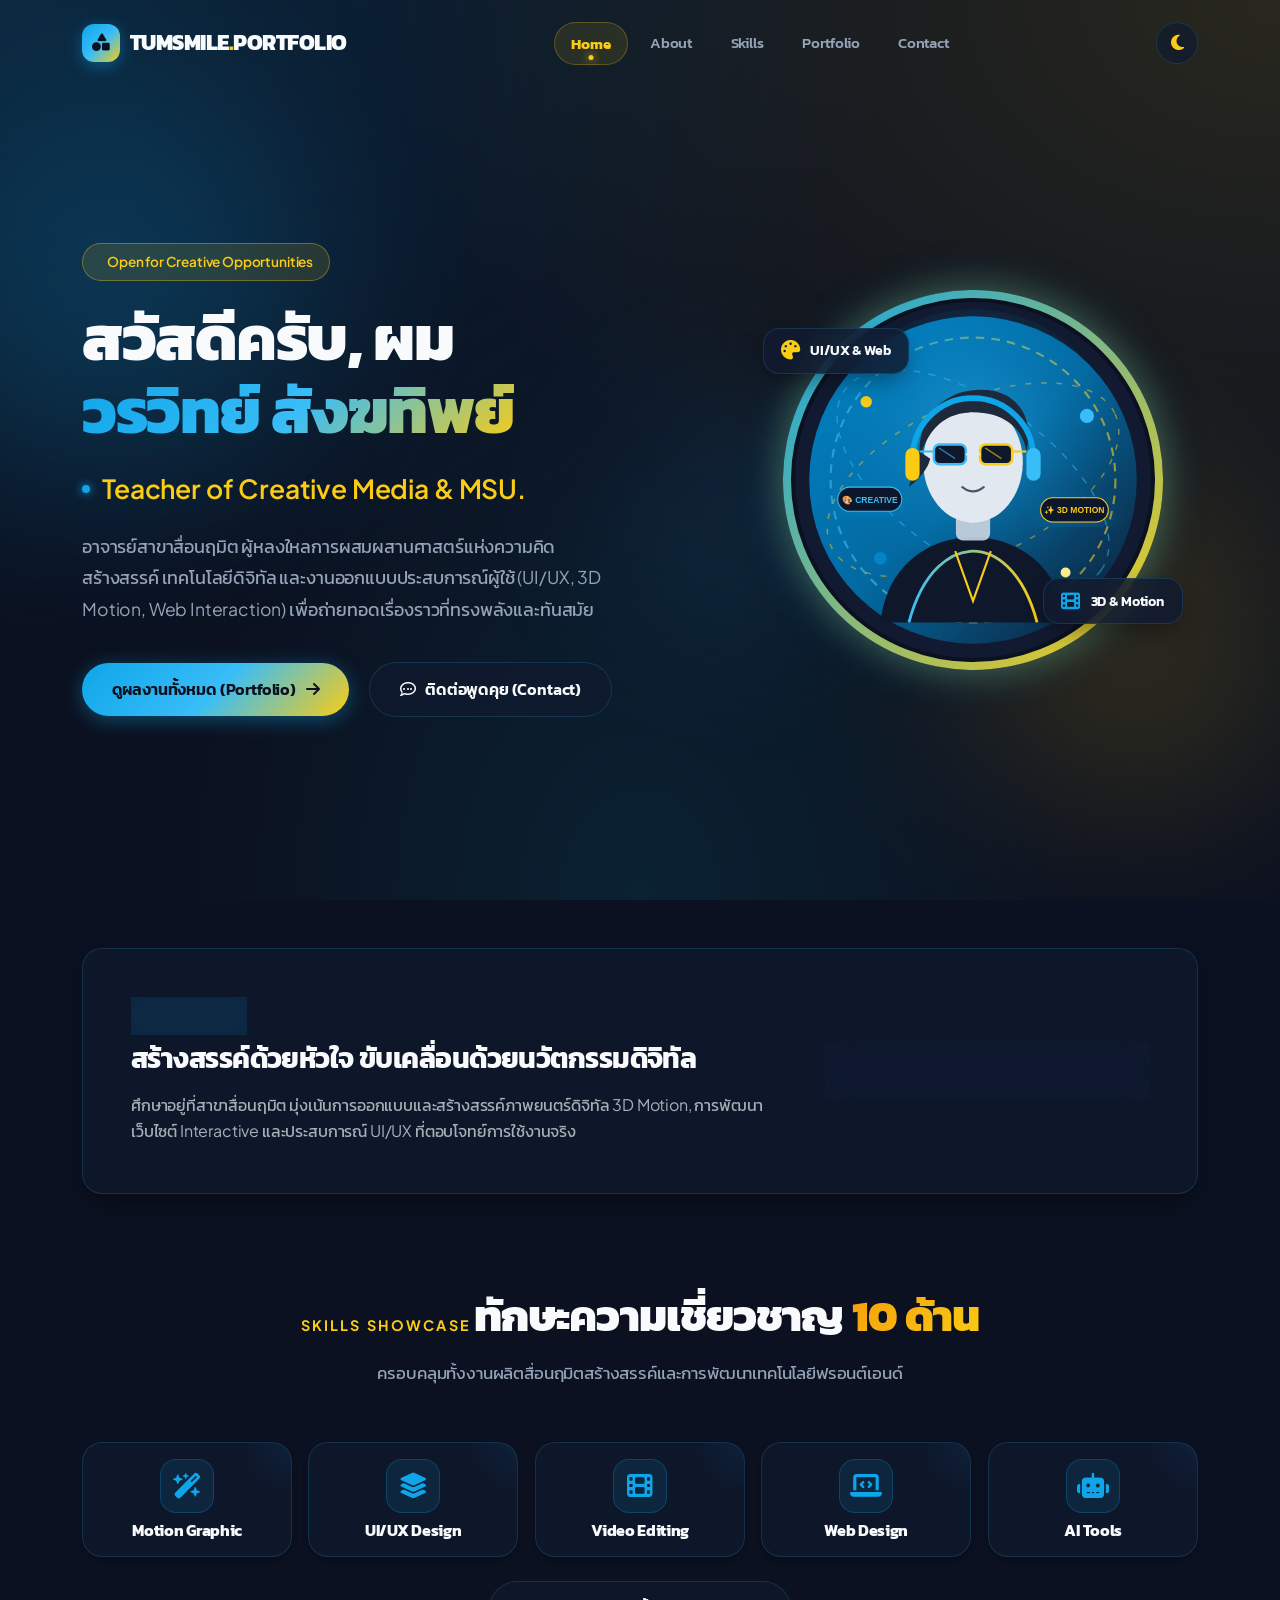
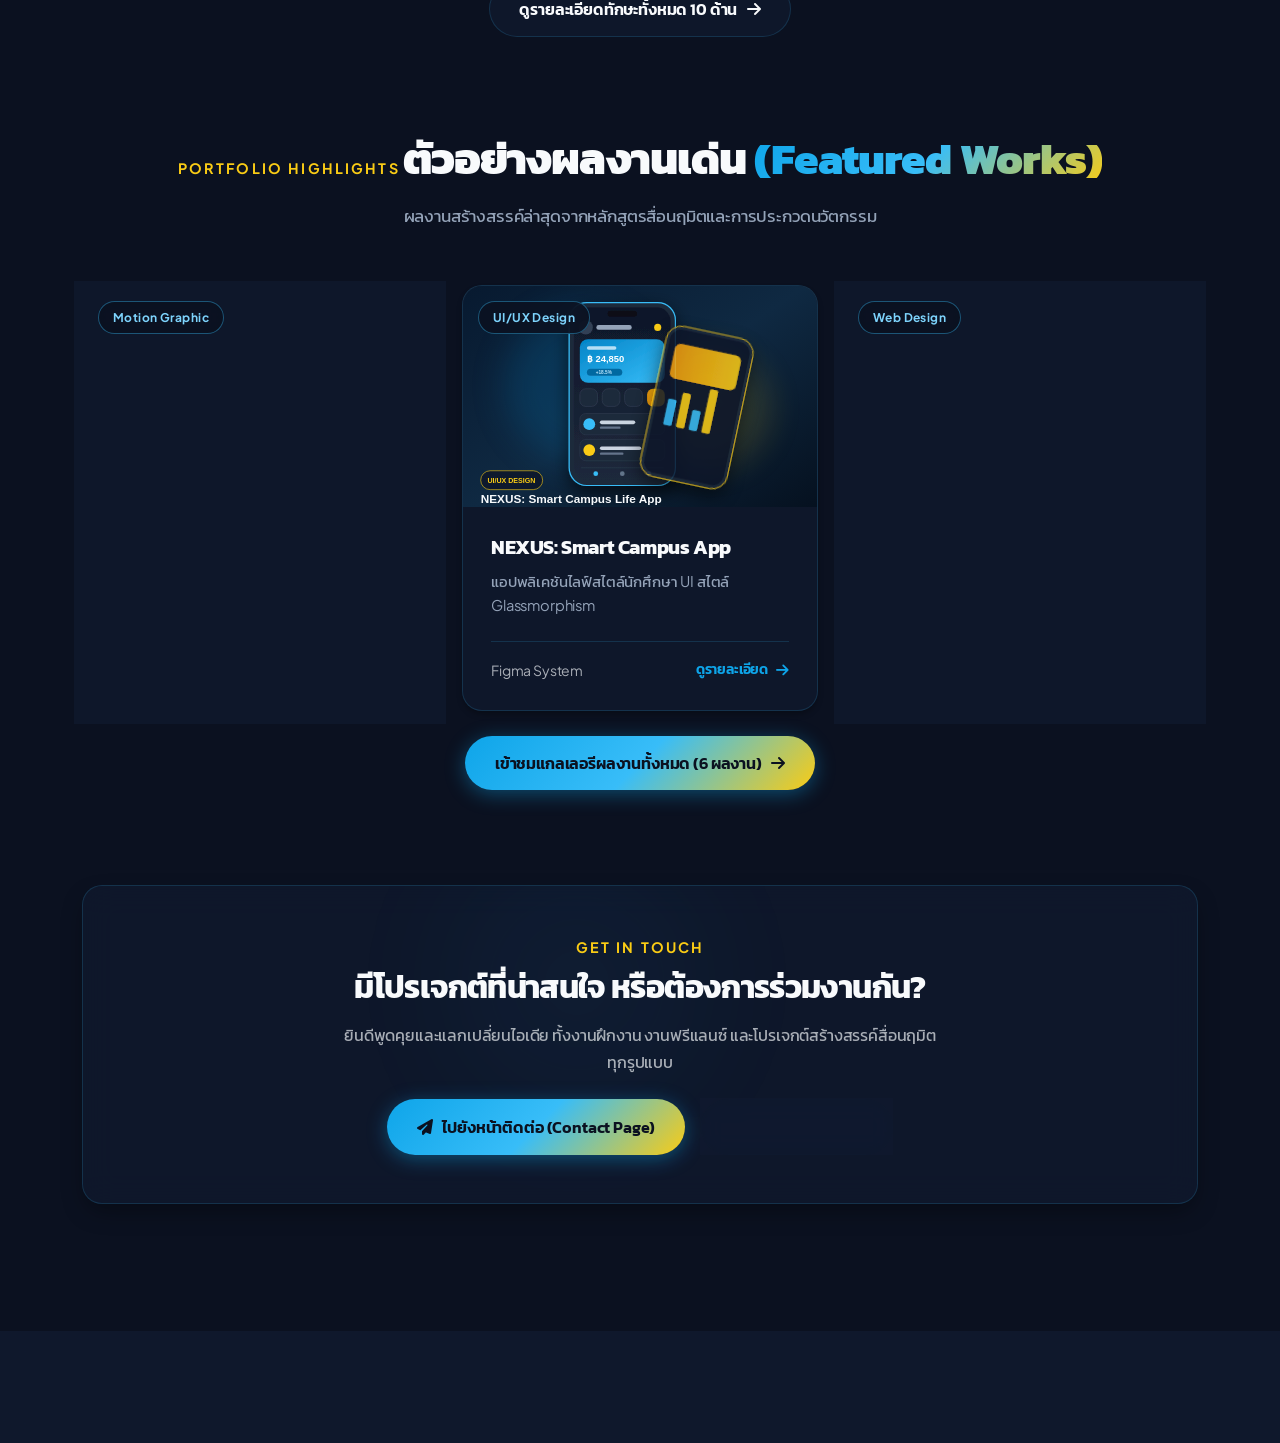
<file: index.html>
<!DOCTYPE html>
<html lang="th" data-bs-theme="dark">
<head>
  <!-- ==========================================================================
       HEAD: Meta Tags, Typography & External Stylesheets (CDN)
       ========================================================================== -->
  <meta charset="UTF-8">
  <meta name="viewport" content="width=device-width, initial-scale=1.0">
  <meta http-equiv="X-UA-Compatible" content="ie=edge">
  
  <title>ทักษะและความสามารถ (Skills) | tum smile</title>
  <meta name="description" content="พอร์ตโฟลิโอส่วนตัวสำหรับนักศึกษาสาขาสื่อนฤมิต (Creative Media) รวบรวมผลงาน Motion Graphic, UI/UX, Web Design, Video Editing และ AI Tools">
  <meta name="author" content="Panuwat Narumitsin">

  <!-- Favicon Icon -->
  <link rel="icon" type="image/svg+xml" href="assets/images/profile-placeholder.svg">

  <!-- Google Fonts: Kanit (Headings & Thai) & Plus Jakarta Sans (Modern Latin body) -->
  <link rel="preconnect" href="https://fonts.googleapis.com">
  <link rel="preconnect" href="https://fonts.gstatic.com" crossorigin>
  <link href="https://fonts.googleapis.com/css2?family=Kanit:ital,wght@0,300;0,400;0,500;0,600;0,700;0,800;1,400&family=Plus+Jakarta+Sans:wght@400;500;600;700;800&display=swap" rel="stylesheet">

  <!-- Font Awesome 6.5.2 (Icons) -->
  <link rel="stylesheet" href="https://cdnjs.cloudflare.com/ajax/libs/font-awesome/6.5.2/css/all.min.css" integrity="sha512-SnH5WK+bZxgPHs44uWIX+LLJAJ9/2PkPKZ5QiAj6Ta86w+fsb2TkcmfRyVX3pBnMFcV7oQPJkl9QevSCWr3W6A==" crossorigin="anonymous" referrerpolicy="no-referrer" />

  <!-- Bootstrap 5.3.3 CSS -->
  <link href="https://cdn.jsdelivr.net/npm/bootstrap@5.3.3/dist/css/bootstrap.min.css" rel="stylesheet" integrity="sha384-QWTKZyjpPEjISv5WaRU9OFeRpok6YctnYmDr5pNlyT2bRjXh0JMhjY6hW+ALEwIH" crossorigin="anonymous">

  <!-- Modular CSS Architecture -->
  <link rel="stylesheet" href="assets/css/style.css">
  <link rel="stylesheet" href="assets/css/navbar.css">
  <link rel="stylesheet" href="assets/css/hero.css">
  <link rel="stylesheet" href="assets/css/about.css">
  <link rel="stylesheet" href="assets/css/skills.css">
  <link rel="stylesheet" href="assets/css/portfolio.css">
  <link rel="stylesheet" href="assets/css/contact.css">
</head>

<body>

  <!-- ==========================================================================
       0. PRELOADER ANIMATION
       ========================================================================== -->
  <div id="preloader" aria-label="กำลังโหลดหน้าเว็บไซต์...">
    <div class="spinner-wrap">
      <div class="spinner-ring"></div>
      <div class="spinner-logo"><span class="text-primary-blue">C</span><span class="text-warning">M</span></div>
    </div>
    <div class="preloader-text">CREATIVE MEDIA PORTFOLIO</div>
  </div>

  <!-- ==========================================================================
       1. NAVIGATION BAR (Sticky Navigation, Theme Toggle, Multi-Page Links)
       ========================================================================== -->
  <header>
    <nav class="navbar navbar-expand-lg custom-navbar" id="mainNavbar">
      <div class="container">
        <!-- Brand Logo -->
        <a class="navbar-brand" href="index.html">
          <div class="brand-icon">
            <i class="fa-solid fa-shapes"></i>
          </div>
          <span class="brand-text">TUMSMILE<span class="brand-dot">.</span>PORTFOLIO</span>
        </a>

        <!-- Right Side: Theme Toggle & Mobile Hamburger -->
        <div class="d-flex align-items-center gap-2 order-lg-last">
          <!-- Dark / Light Mode Toggle Button -->
          <button class="theme-toggle-btn" id="themeToggleBtn" type="button" title="สลับโหมดมืด / สว่าง" aria-label="Toggle Theme">
            <i class="fa-solid fa-moon icon-moon"></i>
            <i class="fa-solid fa-sun icon-sun"></i>
          </button>

          <!-- Mobile Navbar Toggler Button -->
          <button class="navbar-toggler" type="button" data-bs-toggle="collapse" data-bs-target="#navbarContent" aria-controls="navbarContent" aria-expanded="false" aria-label="เปิดเมนูนำทาง">
            <span class="navbar-toggler-icon"></span>
          </button>
        </div>

        <!-- Navigation Menu Links (คลิกไปยังไฟล์ HTML แต่ละหน้า) -->
        <div class="collapse navbar-collapse justify-content-center" id="navbarContent">
          <ul class="navbar-nav mx-auto">
            <li class="nav-item">
              <a class="nav-link active" href="index.html"><i class="fa-solid fa-house-chimney me-1 d-lg-none"></i> Home</a>
            </li>
            <li class="nav-item">
              <a class="nav-link" href="about.html"><i class="fa-solid fa-user-astronaut me-1 d-lg-none"></i> About</a>
            </li>
            <li class="nav-item">
              <a class="nav-link" href="skills.html"><i class="fa-solid fa-wand-magic-sparkles me-1 d-lg-none"></i> Skills</a>
            </li>
            <li class="nav-item">
              <a class="nav-link" href="portfolio.html"><i class="fa-solid fa-cubes me-1 d-lg-none"></i> Portfolio</a>
            </li>
            <li class="nav-item">
              <a class="nav-link" href="contact.html"><i class="fa-solid fa-paper-plane me-1 d-lg-none"></i> Contact</a>
            </li>
          </ul>
        </div>
      </div>
    </nav>
  </header>

  <main>
    <!-- ==========================================================================
         2. HERO SECTION (Mesh Gradient, Glowing Avatar, Creative Intro, CTA)
         ========================================================================== -->
    <section class="hero-section" id="home">
      <!-- Background Ambient Glow Blobs -->
      <div class="hero-blob hero-blob-1"></div>
      <div class="hero-blob hero-blob-2"></div>
      <div class="hero-blob hero-blob-3"></div>

      <div class="container">
        <div class="row align-items-center min-vh-75 gy-5">
          <!-- Hero Text Content -->
          <div class="col-lg-7 text-center text-lg-start reveal-init">
            <div class="hero-tagline">
              <span class="glass-badge glass-badge-yellow">
                <i class="fa-solid fa-sparkles"></i> Open for Creative Opportunities
              </span>
            </div>

            <h1 class="hero-title">
              สวัสดีครับ, ผม <span class="text-gradient">วรวิทย์ สังฆทิพย์</span>
            </h1>

            <div class="hero-subtitle">
              <span class="hero-subtitle-dot"></span>
              Teacher of Creative Media &amp; MSU.
            </div>

            <p class="hero-bio">
              อาจารย์สาขาสื่อนฤมิต ผู้หลงใหลการผสมผสานศาสตร์แห่งความคิดสร้างสรรค์ เทคโนโลยีดิจิทัล และงานออกแบบประสบการณ์ผู้ใช้ (UI/UX, 3D Motion, Web Interaction) เพื่อถ่ายทอดเรื่องราวที่ทรงพลังและทันสมัย
            </p>

            <!-- CTA Action Buttons -->
            <div class="hero-cta-group">
              <a href="portfolio.html" class="btn-modern btn-modern-primary btn-shimmer">
                <span>ดูผลงานทั้งหมด (Portfolio)</span>
                <i class="fa-solid fa-arrow-right"></i>
              </a>
              <a href="contact.html" class="btn-modern btn-modern-outline">
                <i class="fa-regular fa-comment-dots"></i>
                <span>ติดต่อพูดคุย (Contact)</span>
              </a>
            </div>
          </div>

          <!-- Hero Avatar & Graphic Elements -->
          <div class="col-lg-5 d-flex justify-content-center reveal-init delay-200">
            <div class="hero-avatar-wrapper">
              <!-- Floating Creative Badges -->
              <div class="floating-badge floating-badge-1">
                <i class="fa-solid fa-palette"></i>
                <span>UI/UX &amp; Web</span>
              </div>

              <!-- Center Glowing Avatar Ring -->
              <div class="hero-avatar-ring">
                <div class="hero-avatar-inner">
                  <img src="assets/images/profile-placeholder.svg" alt="รูปโปรไฟล์นักศึกษาสาขาสื่อนฤมิต" class="hero-avatar-img" width="380" height="380" loading="eager">
                </div>
              </div>

              <div class="floating-badge floating-badge-2">
                <i class="fa-solid fa-film"></i>
                <span>3D &amp; Motion</span>
              </div>
            </div>
          </div>
        </div>
      </div>
    </section>

    <!-- ==========================================================================
         HIGHLIGHT OVERVIEW 1: ABOUT ME PREVIEW
         ========================================================================== -->
    <section class="py-5">
      <div class="container">
        <div class="glass-panel p-4 p-lg-5 reveal-init">
          <div class="row align-items-center g-4">
            <div class="col-lg-8">
              <div class="d-flex align-items-center gap-2 mb-2">
                <span class="glass-badge"><i class="fa-solid fa-user-astronaut"></i> About Me</span>
              </div>
              <h2 class="h3 fw-bold mb-3">สร้างสรรค์ด้วยหัวใจ ขับเคลื่อนด้วยนวัตกรรมดิจิทัล</h2>
              <p class="text-muted mb-0">
                ศึกษาอยู่ที่สาขาสื่อนฤมิต มุ่งเน้นการออกแบบและสร้างสรรค์ภาพยนตร์ดิจิทัล 3D Motion, การพัฒนาเว็บไซต์ Interactive และประสบการณ์ UI/UX ที่ตอบโจทย์การใช้งานจริง
              </p>
            </div>
            <div class="col-lg-4 text-lg-end">
              <a href="about.html" class="btn-modern btn-modern-outline w-100 w-lg-auto">
                <span>อ่านประวัติและเป้าหมาย</span>
                <i class="fa-solid fa-arrow-right"></i>
              </a>
            </div>
          </div>
        </div>
      </div>
    </section>

    <!-- ==========================================================================
         HIGHLIGHT OVERVIEW 2: SKILLS PREVIEW
         ========================================================================== -->
    <section class="py-5">
      <div class="container">
        <div class="section-header reveal-init">
          <span class="section-subtitle">SKILLS SHOWCASE</span>
          <h2 class="section-title">ทักษะความเชี่ยวชาญ <span class="text-gradient-yellow">10 ด้าน</span></h2>
          <p class="section-desc">ครอบคลุมทั้งงานผลิตสื่อนฤมิตสร้างสรรค์และการพัฒนาเทคโนโลยีฟรอนต์เอนด์</p>
        </div>

        <div class="row row-cols-2 row-cols-md-3 row-cols-lg-5 g-3 mb-4">
          <div class="col reveal-init delay-100">
            <div class="skill-card text-center p-3">
              <div class="skill-icon-box mx-auto mb-2"><i class="fa-solid fa-wand-magic-sparkles"></i></div>
              <h3 class="h6 fw-bold mb-0">Motion Graphic</h3>
            </div>
          </div>
          <div class="col reveal-init delay-150">
            <div class="skill-card text-center p-3 blue-accent">
              <div class="skill-icon-box mx-auto mb-2"><i class="fa-solid fa-layer-group"></i></div>
              <h3 class="h6 fw-bold mb-0">UI/UX Design</h3>
            </div>
          </div>
          <div class="col reveal-init delay-200">
            <div class="skill-card text-center p-3">
              <div class="skill-icon-box mx-auto mb-2"><i class="fa-solid fa-film"></i></div>
              <h3 class="h6 fw-bold mb-0">Video Editing</h3>
            </div>
          </div>
          <div class="col reveal-init delay-250">
            <div class="skill-card text-center p-3 blue-accent">
              <div class="skill-icon-box mx-auto mb-2"><i class="fa-solid fa-laptop-code"></i></div>
              <h3 class="h6 fw-bold mb-0">Web Design</h3>
            </div>
          </div>
          <div class="col reveal-init delay-300">
            <div class="skill-card text-center p-3">
              <div class="skill-icon-box mx-auto mb-2"><i class="fa-solid fa-robot"></i></div>
              <h3 class="h6 fw-bold mb-0">AI Tools</h3>
            </div>
          </div>
        </div>

        <div class="text-center reveal-init">
          <a href="skills.html" class="btn-modern btn-modern-outline">
            <span>ดูรายละเอียดทักษะทั้งหมด 10 ด้าน</span>
            <i class="fa-solid fa-arrow-right"></i>
          </a>
        </div>
      </div>
    </section>

    <!-- ==========================================================================
         HIGHLIGHT OVERVIEW 3: PORTFOLIO PREVIEW (3 Selected Works)
         ========================================================================== -->
    <section class="py-5">
      <div class="container">
        <div class="section-header reveal-init">
          <span class="section-subtitle">PORTFOLIO HIGHLIGHTS</span>
          <h2 class="section-title">ตัวอย่างผลงานเด่น <span class="text-gradient">(Featured Works)</span></h2>
          <p class="section-desc">ผลงานสร้างสรรค์ล่าสุดจากหลักสูตรสื่อนฤมิตและการประกวดนวัตกรรม</p>
        </div>

        <div class="row row-cols-1 row-cols-md-3 g-4 mb-4">
          <!-- Work 1 -->
          <div class="col reveal-init delay-100">
            <div class="portfolio-card">
              <div class="portfolio-thumb-wrap">
                <span class="portfolio-cat-badge">Motion Graphic</span>
                <img src="assets/images/project-1.svg" alt="LUMINA 3D Motion Identity" class="portfolio-thumb" loading="lazy">
              </div>
              <div class="portfolio-body">
                <h3 class="portfolio-title">LUMINA: 3D Motion Identity</h3>
                <p class="portfolio-desc">อัตลักษณ์แบรนด์ 3D เรขาคณิตและอนุภาคแสงสำหรับงานนิทรรศการ</p>
                <div class="portfolio-footer">
                  <span class="text-muted small">Blender / C4D</span>
                  <a href="portfolio.html" class="btn-view-work">
                    <span>ดูรายละเอียด</span>
                    <i class="fa-solid fa-arrow-right"></i>
                  </a>
                </div>
              </div>
            </div>
          </div>

          <!-- Work 2 -->
          <div class="col reveal-init delay-200">
            <div class="portfolio-card">
              <div class="portfolio-thumb-wrap">
                <span class="portfolio-cat-badge">UI/UX Design</span>
                <img src="assets/images/project-2.svg" alt="NEXUS Smart Campus Life App" class="portfolio-thumb" loading="lazy">
              </div>
              <div class="portfolio-body">
                <h3 class="portfolio-title">NEXUS: Smart Campus App</h3>
                <p class="portfolio-desc">แอปพลิเคชันไลฟ์สไตล์นักศึกษา UI สไตล์ Glassmorphism</p>
                <div class="portfolio-footer">
                  <span class="text-muted small">Figma System</span>
                  <a href="portfolio.html" class="btn-view-work">
                    <span>ดูรายละเอียด</span>
                    <i class="fa-solid fa-arrow-right"></i>
                  </a>
                </div>
              </div>
            </div>
          </div>

          <!-- Work 3 -->
          <div class="col reveal-init delay-300">
            <div class="portfolio-card">
              <div class="portfolio-thumb-wrap">
                <span class="portfolio-cat-badge">Web Design</span>
                <img src="assets/images/project-3.svg" alt="Chroma Interactive Web Experience" class="portfolio-thumb" loading="lazy">
              </div>
              <div class="portfolio-body">
                <h3 class="portfolio-title">Chroma: Web Experience</h3>
                <p class="portfolio-desc">เว็บไซต์นิทรรศการศิลปะดิจิทัลที่โต้ตอบได้แบบเรียลไทม์</p>
                <div class="portfolio-footer">
                  <span class="text-muted small">HTML5 / Three.js</span>
                  <a href="portfolio.html" class="btn-view-work">
                    <span>ดูรายละเอียด</span>
                    <i class="fa-solid fa-arrow-right"></i>
                  </a>
                </div>
              </div>
            </div>
          </div>
        </div>

        <div class="text-center reveal-init">
          <a href="portfolio.html" class="btn-modern btn-modern-primary btn-shimmer">
            <span>เข้าชมแกลเลอรีผลงานทั้งหมด (6 ผลงาน)</span>
            <i class="fa-solid fa-arrow-right"></i>
          </a>
        </div>
      </div>
    </section>

    <!-- ==========================================================================
         HIGHLIGHT OVERVIEW 4: CONTACT CTA BANNER
         ========================================================================== -->
    <section class="py-5 mb-5">
      <div class="container">
        <div class="glass-panel p-4 p-lg-5 text-center position-relative overflow-hidden reveal-init">
          <div class="hero-blob hero-blob-3" style="top:-20%; left:30%; opacity:0.3;"></div>
          <span class="section-subtitle">GET IN TOUCH</span>
          <h2 class="h2 fw-bold mb-3">มีโปรเจกต์ที่น่าสนใจ หรือต้องการร่วมงานกัน?</h2>
          <p class="text-muted max-w-600 mx-auto mb-4" style="max-width: 600px;">
            ยินดีพูดคุยและแลกเปลี่ยนไอเดีย ทั้งงานฝึกงาน งานฟรีแลนซ์ และโปรเจกต์สร้างสรรค์สื่อนฤมิตทุกรูปแบบ
          </p>
          <div class="d-flex justify-content-center gap-3 flex-wrap">
            <a href="contact.html" class="btn-modern btn-modern-primary btn-shimmer">
              <i class="fa-solid fa-paper-plane"></i>
              <span>ไปยังหน้าติดต่อ (Contact Page)</span>
            </a>
            <a href="mailto:panuwat.creative@email.com" class="btn-modern btn-modern-outline">
              <i class="fa-solid fa-envelope"></i>
              <span>ส่งอีเมลโดยตรง</span>
            </a>
          </div>
        </div>
      </div>
    </section>
  </main>

  <!-- ==========================================================================
       7. FOOTER SECTION
       ========================================================================== -->
  <footer class="site-footer">
    <div class="container">
      <div class="footer-content">
        <!-- Brand & Copyright -->
        <div class="d-flex align-items-center gap-3">
          <div class="brand-icon" style="width:30px; height:30px; font-size: 0.9rem;">
            <i class="fa-solid fa-shapes"></i>
          </div>
          <div>
            <p class="footer-copyright">
              &copy; 2026 <strong>My Portfolio</strong> &mdash; Designed by <span class="footer-designer">Worawith Sangkatip</span>
            </p>
          </div>
        </div>

        <!-- Back to Top Link -->
        <div>
          <a href="#home" class="footer-back-to-top" id="footerScrollTop">
            <span>กลับสู่ด้านบน (Back to Top)</span>
            <i class="fa-solid fa-arrow-up"></i>
          </a>
        </div>
      </div>
    </div>
  </footer>

  <!-- ==========================================================================
       8. SCROLL TO TOP FLOATING BUTTON
       ========================================================================== -->
  <button id="scrollTopBtn" type="button" aria-label="เลื่อนกลับด้านบนสุด" title="Scroll to Top">
    <i class="fa-solid fa-arrow-up"></i>
  </button>

  <!-- ==========================================================================
       9. JAVASCRIPT LIBRARIES & SCRIPTS
       ========================================================================== -->
  <script src="https://cdn.jsdelivr.net/npm/bootstrap@5.3.3/dist/js/bootstrap.bundle.min.js" integrity="sha384-YvpcrYf0tY3lHB60NNkmXc5s9fDVZLESaAA55NDzOxhy9GkcIdslK1eN7N6jIeHz" crossorigin="anonymous"></script>
  <script src="assets/js/main.js"></script>
  <script src="assets/js/navbar.js"></script>

</body>
</html>
</file>
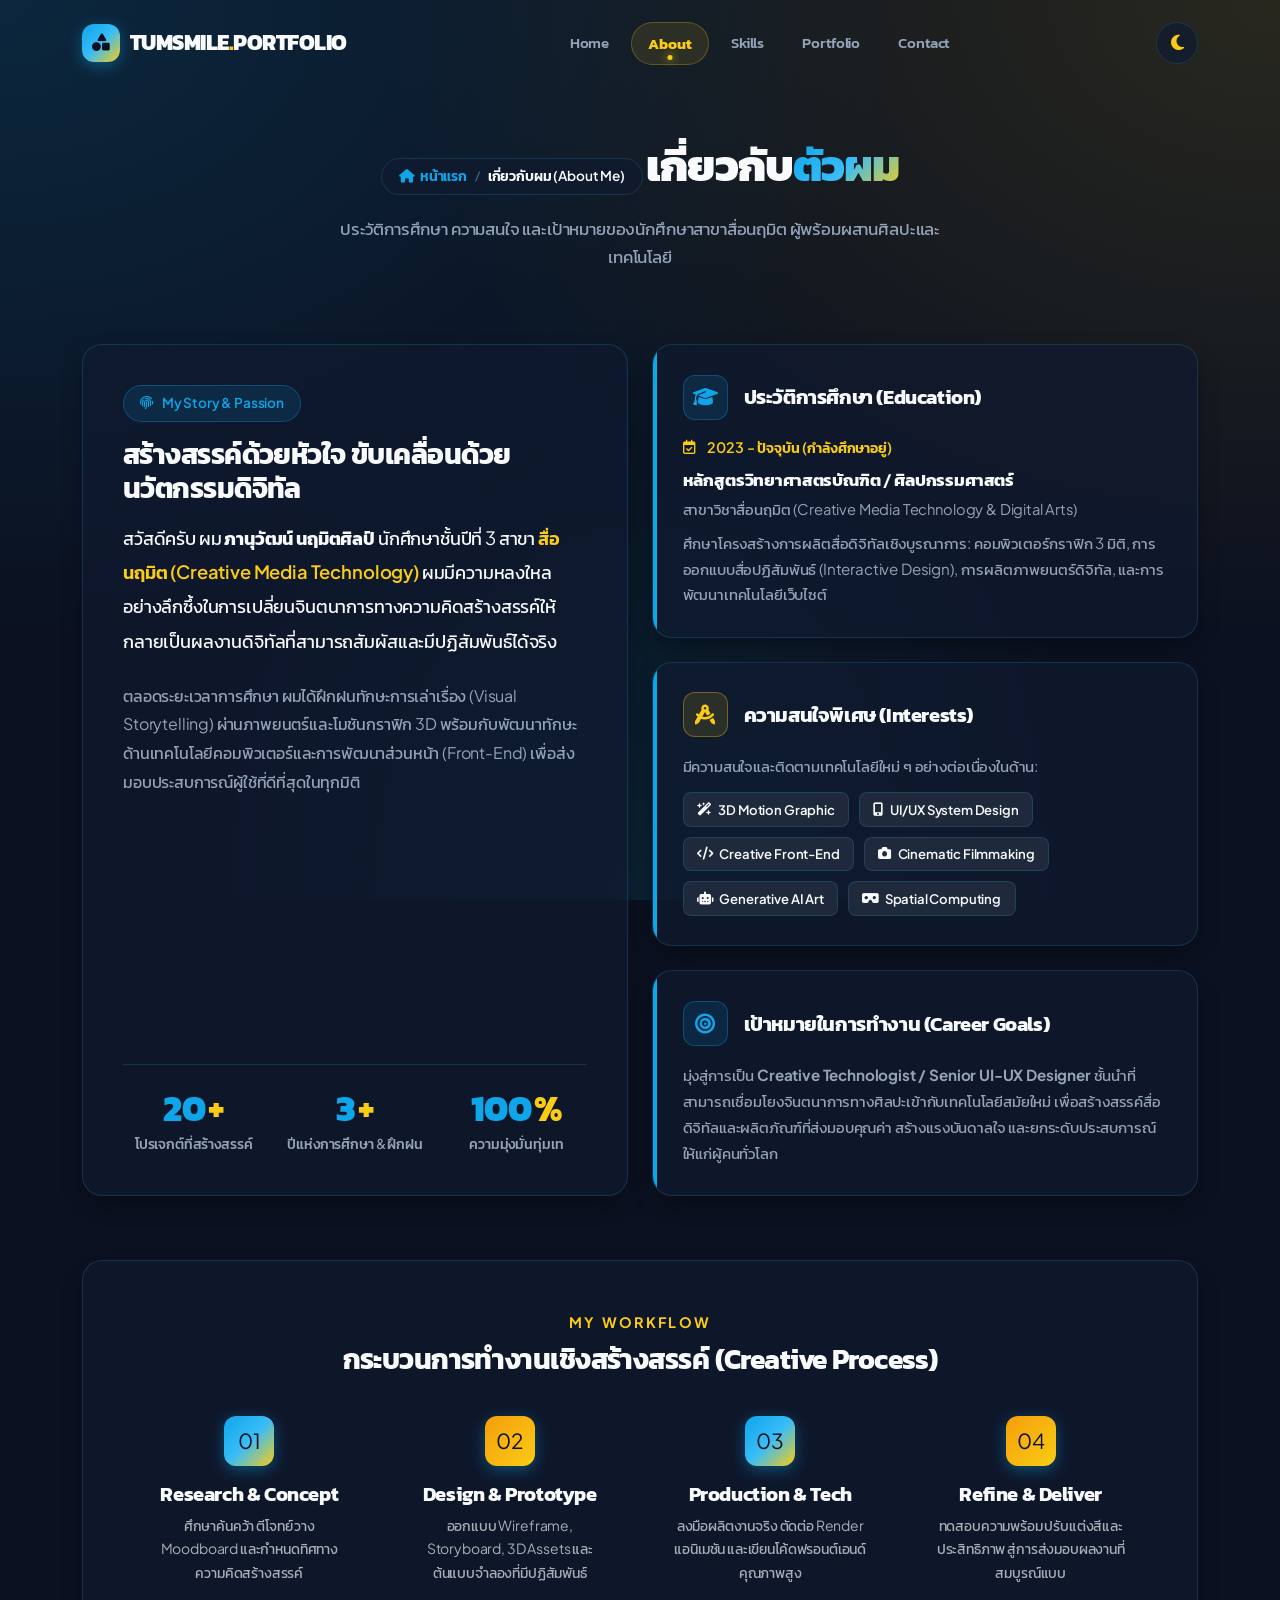
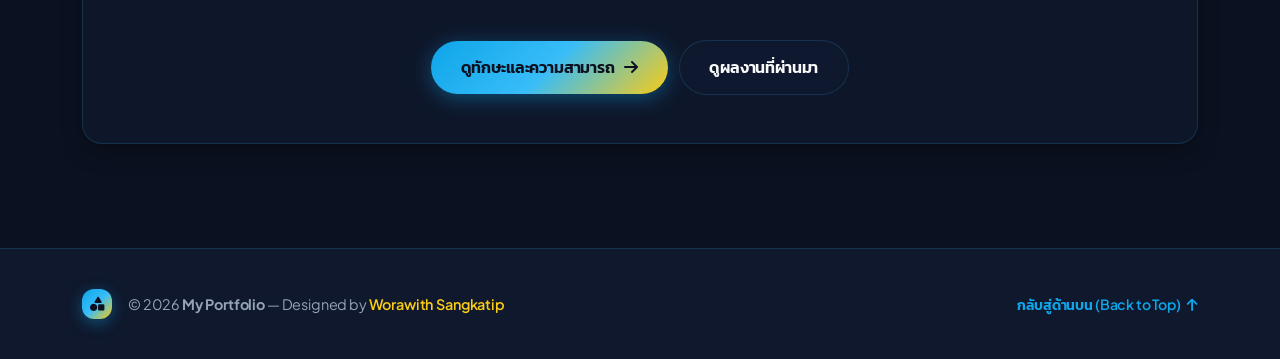
<file: about.html>
<!DOCTYPE html>
<html lang="th" data-bs-theme="dark">
<head>
  <meta charset="UTF-8">
  <meta name="viewport" content="width=device-width, initial-scale=1.0">
  <meta http-equiv="X-UA-Compatible" content="ie=edge">
  
  <title>ทักษะและความสามารถ (Skills) | วรวิทย์ สังฆทิพย์</title>
  <meta name="description" content="ประวัติย่อ การศึกษา ความสนใจ และเป้าหมายในการทำงานของนักศึกษาสาขาสื่อนฤมิต (Creative Media)">
  <meta name="author" content="Panuwat Narumitsin">

  <!-- Favicon Icon -->
  <link rel="icon" type="image/svg+xml" href="assets/images/profile-placeholder.svg">

  <!-- Google Fonts: Kanit & Plus Jakarta Sans -->
  <link rel="preconnect" href="https://fonts.googleapis.com">
  <link rel="preconnect" href="https://fonts.gstatic.com" crossorigin>
  <link href="https://fonts.googleapis.com/css2?family=Kanit:ital,wght@0,300;0,400;0,500;0,600;0,700;0,800;1,400&family=Plus+Jakarta+Sans:wght@400;500;600;700;800&display=swap" rel="stylesheet">

  <!-- Font Awesome 6.5.2 -->
  <link rel="stylesheet" href="https://cdnjs.cloudflare.com/ajax/libs/font-awesome/6.5.2/css/all.min.css" integrity="sha512-SnH5WK+bZxgPHs44uWIX+LLJAJ9/2PkPKZ5QiAj6Ta86w+fsb2TkcmfRyVX3pBnMFcV7oQPJkl9QevSCWr3W6A==" crossorigin="anonymous" referrerpolicy="no-referrer" />

  <!-- Bootstrap 5.3.3 CSS -->
  <link href="https://cdn.jsdelivr.net/npm/bootstrap@5.3.3/dist/css/bootstrap.min.css" rel="stylesheet" integrity="sha384-QWTKZyjpPEjISv5WaRU9OFeRpok6YctnYmDr5pNlyT2bRjXh0JMhjY6hW+ALEwIH" crossorigin="anonymous">

  <!-- Modular CSS Architecture -->
  <link rel="stylesheet" href="assets/css/style.css">
  <link rel="stylesheet" href="assets/css/navbar.css">
  <link rel="stylesheet" href="assets/css/about.css">
  <link rel="stylesheet" href="assets/css/contact.css">
</head>

<body>

  <!-- Preloader -->
  <div id="preloader" aria-label="กำลังโหลดหน้าเว็บไซต์...">
    <div class="spinner-wrap">
      <div class="spinner-ring"></div>
      <div class="spinner-logo"><span class="text-primary-blue">C</span><span class="text-warning">M</span></div>
    </div>
    <div class="preloader-text">ABOUT ME • CREATIVE MEDIA</div>
  </div>

  <!-- Navigation Bar -->
  <header>
    <nav class="navbar navbar-expand-lg custom-navbar" id="mainNavbar">
      <div class="container">
        <!-- Brand Logo -->
        <a class="navbar-brand" href="index.html">
          <div class="brand-icon">
            <i class="fa-solid fa-shapes"></i>
          </div>
          <span class="brand-text">TUMSMILE<span class="brand-dot">.</span>PORTFOLIO</span>
        </a>

        <!-- Right Side: Theme Toggle & Mobile Hamburger -->
        <div class="d-flex align-items-center gap-2 order-lg-last">
          <button class="theme-toggle-btn" id="themeToggleBtn" type="button" title="สลับโหมดมืด / สว่าง" aria-label="Toggle Theme">
            <i class="fa-solid fa-moon icon-moon"></i>
            <i class="fa-solid fa-sun icon-sun"></i>
          </button>

          <button class="navbar-toggler" type="button" data-bs-toggle="collapse" data-bs-target="#navbarContent" aria-controls="navbarContent" aria-expanded="false" aria-label="เปิดเมนูนำทาง">
            <span class="navbar-toggler-icon"></span>
          </button>
        </div>

        <!-- Navigation Menu Links -->
        <div class="collapse navbar-collapse justify-content-center" id="navbarContent">
          <ul class="navbar-nav mx-auto">
            <li class="nav-item">
              <a class="nav-link" href="index.html"><i class="fa-solid fa-house-chimney me-1 d-lg-none"></i> Home</a>
            </li>
            <li class="nav-item">
              <a class="nav-link active" href="about.html"><i class="fa-solid fa-user-astronaut me-1 d-lg-none"></i> About</a>
            </li>
            <li class="nav-item">
              <a class="nav-link" href="skills.html"><i class="fa-solid fa-wand-magic-sparkles me-1 d-lg-none"></i> Skills</a>
            </li>
            <li class="nav-item">
              <a class="nav-link" href="portfolio.html"><i class="fa-solid fa-cubes me-1 d-lg-none"></i> Portfolio</a>
            </li>
            <li class="nav-item">
              <a class="nav-link" href="contact.html"><i class="fa-solid fa-paper-plane me-1 d-lg-none"></i> Contact</a>
            </li>
          </ul>
        </div>
      </div>
    </nav>
  </header>

  <main>
    <!-- Page Header & Breadcrumb -->
    <section class="page-header">
      <div class="container reveal-init">
        <div class="page-breadcrumb">
          <a href="index.html"><i class="fa-solid fa-house me-1"></i> หน้าแรก</a>
          <span class="breadcrumb-separator">/</span>
          <span class="current-page">เกี่ยวกับผม (About Me)</span>
        </div>
        <h1 class="section-title">เกี่ยวกับ<span class="text-gradient">ตัวผม</span></h1>
        <p class="section-desc">
          ประวัติการศึกษา ความสนใจ และเป้าหมายของนักศึกษาสาขาสื่อนฤมิต ผู้พร้อมผสานศิลปะและเทคโนโลยี
        </p>
      </div>
    </section>

    <!-- Main About Content -->
    <section class="about-section py-4" id="about">
      <div class="container">
        <div class="row g-4 align-items-stretch">
          
          <!-- Left Column: Story Bio & Stats -->
          <div class="col-lg-6 reveal-init delay-100">
            <div class="about-story-card glass-panel">
              <div>
                <div class="d-flex align-items-center gap-2 mb-3">
                  <span class="glass-badge">
                    <i class="fa-solid fa-fingerprint"></i> My Story &amp; Passion
                  </span>
                </div>
                <h2 class="h3 fw-bold mb-3">สร้างสรรค์ด้วยหัวใจ ขับเคลื่อนด้วยนวัตกรรมดิจิทัล</h2>
                <p class="about-intro-text">
                  สวัสดีครับ ผม <strong>ภานุวัฒน์ นฤมิตศิลป์</strong> นักศึกษาชั้นปีที่ 3 สาขา <span class="about-highlight">สื่อนฤมิต (Creative Media Technology)</span> ผมมีความหลงใหลอย่างลึกซึ้งในการเปลี่ยนจินตนาการทางความคิดสร้างสรรค์ให้กลายเป็นผลงานดิจิทัลที่สามารถสัมผัสและมีปฏิสัมพันธ์ได้จริง
                </p>
                <p class="about-sub-text">
                  ตลอดระยะเวลาการศึกษา ผมได้ฝึกฝนทักษะการเล่าเรื่อง (Visual Storytelling) ผ่านภาพยนตร์และโมชันกราฟิก 3D พร้อมกับพัฒนาทักษะด้านเทคโนโลยีคอมพิวเตอร์และการพัฒนาส่วนหน้า (Front-End) เพื่อส่งมอบประสบการณ์ผู้ใช้ที่ดีที่สุดในทุกมิติ
                </p>
              </div>

              <!-- Animated Stats Grid -->
              <div class="about-stats-grid">
                <div class="stat-item">
                  <div class="stat-number">
                    <span class="stat-number-val" data-target="20">0</span>
                    <span class="stat-plus">+</span>
                  </div>
                  <div class="stat-label">โปรเจกต์ที่สร้างสรรค์</div>
                </div>
                <div class="stat-item">
                  <div class="stat-number">
                    <span class="stat-number-val" data-target="3">0</span>
                    <span class="stat-plus">+</span>
                  </div>
                  <div class="stat-label">ปีแห่งการศึกษา &amp; ฝึกฝน</div>
                </div>
                <div class="stat-item">
                  <div class="stat-number">
                    <span class="stat-number-val" data-target="100">0</span>
                    <span class="stat-plus">%</span>
                  </div>
                  <div class="stat-label">ความมุ่งมั่นทุ่มเท</div>
                </div>
              </div>
            </div>
          </div>

          <!-- Right Column: Education, Interests, Career Goals -->
          <div class="col-lg-6 reveal-init delay-200">
            <div class="about-info-stack">
              
              <!-- Education Card -->
              <div class="about-detail-card glass-panel">
                <div class="about-card-header">
                  <div class="about-card-icon">
                    <i class="fa-solid fa-graduation-cap"></i>
                  </div>
                  <div>
                    <h3 class="about-card-title">ประวัติการศึกษา (Education)</h3>
                  </div>
                </div>
                <div class="about-card-body">
                  <div class="edu-meta">
                    <i class="fa-regular fa-calendar-check"></i> 2023 - ปัจจุบัน (กำลังศึกษาอยู่)
                  </div>
                  <div class="edu-school">หลักสูตรวิทยาศาสตรบัณฑิต / ศิลปกรรมศาสตร์</div>
                  <div class="edu-major">สาขาวิชาสื่อนฤมิต (Creative Media Technology &amp; Digital Arts)</div>
                  <p class="mt-2">
                    ศึกษาโครงสร้างการผลิตสื่อดิจิทัลเชิงบูรณาการ: คอมพิวเตอร์กราฟิก 3 มิติ, การออกแบบสื่อปฏิสัมพันธ์ (Interactive Design), การผลิตภาพยนตร์ดิจิทัล, และการพัฒนาเทคโนโลยีเว็บไซต์
                  </p>
                </div>
              </div>

              <!-- Interests Card -->
              <div class="about-detail-card glass-panel">
                <div class="about-card-header">
                  <div class="about-card-icon card-icon-yellow">
                    <i class="fa-solid fa-compass-drafting"></i>
                  </div>
                  <div>
                    <h3 class="about-card-title">ความสนใจพิเศษ (Interests)</h3>
                  </div>
                </div>
                <div class="about-card-body">
                  <p>มีความสนใจและติดตามเทคโนโลยีใหม่ ๆ อย่างต่อเนื่องในด้าน:</p>
                  <div class="interests-tags">
                    <span class="interest-tag"><i class="fa-solid fa-wand-magic-sparkles text-primary-yellow"></i> 3D Motion Graphic</span>
                    <span class="interest-tag"><i class="fa-solid fa-mobile-screen-button text-primary-blue"></i> UI/UX System Design</span>
                    <span class="interest-tag"><i class="fa-solid fa-code text-accent-cyan"></i> Creative Front-End</span>
                    <span class="interest-tag"><i class="fa-solid fa-camera text-primary-yellow"></i> Cinematic Filmmaking</span>
                    <span class="interest-tag"><i class="fa-solid fa-robot text-primary-blue"></i> Generative AI Art</span>
                    <span class="interest-tag"><i class="fa-solid fa-vr-cardboard text-primary-yellow"></i> Spatial Computing</span>
                  </div>
                </div>
              </div>

              <!-- Goals Card -->
              <div class="about-detail-card glass-panel">
                <div class="about-card-header">
                  <div class="about-card-icon">
                    <i class="fa-solid fa-bullseye"></i>
                  </div>
                  <div>
                    <h3 class="about-card-title">เป้าหมายในการทำงาน (Career Goals)</h3>
                  </div>
                </div>
                <div class="about-card-body">
                  <p>
                    มุ่งสู่การเป็น <strong>Creative Technologist / Senior UI-UX Designer</strong> ชั้นนำที่สามารถเชื่อมโยงจินตนาการทางศิลปะเข้ากับเทคโนโลยีสมัยใหม่ เพื่อสร้างสรรค์สื่อดิจิทัลและผลิตภัณฑ์ที่ส่งมอบคุณค่า สร้างแรงบันดาลใจ และยกระดับประสบการณ์ให้แก่ผู้คนทั่วโลก
                  </p>
                </div>
              </div>

            </div>
          </div>
        </div>

        <!-- Extra Feature: Creative Process Timeline -->
        <div class="mt-5 pt-3">
          <div class="glass-panel p-4 p-lg-5 reveal-init">
            <div class="section-header mb-4 text-center">
              <span class="section-subtitle">MY WORKFLOW</span>
              <h2 class="h3 fw-bold">กระบวนการทำงานเชิงสร้างสรรค์ (Creative Process)</h2>
            </div>

            <div class="row row-cols-1 row-cols-sm-2 row-cols-lg-4 g-4 text-center">
              <div class="col">
                <div class="p-3">
                  <div class="brand-icon mx-auto mb-3" style="width: 50px; height: 50px; font-size: 1.3rem;">
                    <span>01</span>
                  </div>
                  <h4 class="h5 fw-bold mb-2">Research &amp; Concept</h4>
                  <p class="text-muted small">ศึกษาค้นคว้า ตีโจทย์ วาง Moodboard และกำหนดทิศทางความคิดสร้างสรรค์</p>
                </div>
              </div>
              <div class="col">
                <div class="p-3">
                  <div class="brand-icon mx-auto mb-3" style="width: 50px; height: 50px; font-size: 1.3rem; background: var(--gradient-yellow);">
                    <span>02</span>
                  </div>
                  <h4 class="h5 fw-bold mb-2">Design &amp; Prototype</h4>
                  <p class="text-muted small">ออกแบบ Wireframe, Storyboard, 3D Assets และต้นแบบจำลองที่มีปฏิสัมพันธ์</p>
                </div>
              </div>
              <div class="col">
                <div class="p-3">
                  <div class="brand-icon mx-auto mb-3" style="width: 50px; height: 50px; font-size: 1.3rem;">
                    <span>03</span>
                  </div>
                  <h4 class="h5 fw-bold mb-2">Production &amp; Tech</h4>
                  <p class="text-muted small">ลงมือผลิตงานจริง ตัดต่อ Render แอนิเมชัน และเขียนโค้ดฟรอนต์เอนด์คุณภาพสูง</p>
                </div>
              </div>
              <div class="col">
                <div class="p-3">
                  <div class="brand-icon mx-auto mb-3" style="width: 50px; height: 50px; font-size: 1.3rem; background: var(--gradient-yellow);">
                    <span>04</span>
                  </div>
                  <h4 class="h5 fw-bold mb-2">Refine &amp; Deliver</h4>
                  <p class="text-muted small">ทดสอบความพร้อม ปรับแต่งสีและประสิทธิภาพ สู่การส่งมอบผลงานที่สมบูรณ์แบบ</p>
                </div>
              </div>
            </div>

            <div class="text-center mt-4">
              <a href="skills.html" class="btn-modern btn-modern-primary btn-shimmer me-2">
                <span>ดูทักษะและความสามารถ</span>
                <i class="fa-solid fa-arrow-right"></i>
              </a>
              <a href="portfolio.html" class="btn-modern btn-modern-outline">
                <span>ดูผลงานที่ผ่านมา</span>
              </a>
            </div>
          </div>
        </div>

      </div>
    </section>
  </main>

  <!-- Footer -->
  <footer class="site-footer">
    <div class="container">
      <div class="footer-content">
        <div class="d-flex align-items-center gap-3">
          <div class="brand-icon" style="width:30px; height:30px; font-size: 0.9rem;">
            <i class="fa-solid fa-shapes"></i>
          </div>
          <div>
            <p class="footer-copyright">
              &copy; 2026 <strong>My Portfolio</strong> &mdash; Designed by <span class="footer-designer">Worawith Sangkatip</span>
            </p>
          </div>
        </div>
        <div>
          <a href="#" class="footer-back-to-top" id="footerScrollTop">
            <span>กลับสู่ด้านบน (Back to Top)</span>
            <i class="fa-solid fa-arrow-up"></i>
          </a>
        </div>
      </div>
    </div>
  </footer>

  <!-- Scroll to Top Button -->
  <button id="scrollTopBtn" type="button" aria-label="เลื่อนกลับด้านบนสุด" title="Scroll to Top">
    <i class="fa-solid fa-arrow-up"></i>
  </button>

  <!-- JavaScript Libraries & Scripts -->
  <script src="https://cdn.jsdelivr.net/npm/bootstrap@5.3.3/dist/js/bootstrap.bundle.min.js" integrity="sha384-YvpcrYf0tY3lHB60NNkmXc5s9fDVZLESaAA55NDzOxhy9GkcIdslK1eN7N6jIeHz" crossorigin="anonymous"></script>
  <script src="assets/js/main.js"></script>
  <script src="assets/js/navbar.js"></script>

</body>
</html>
</file>
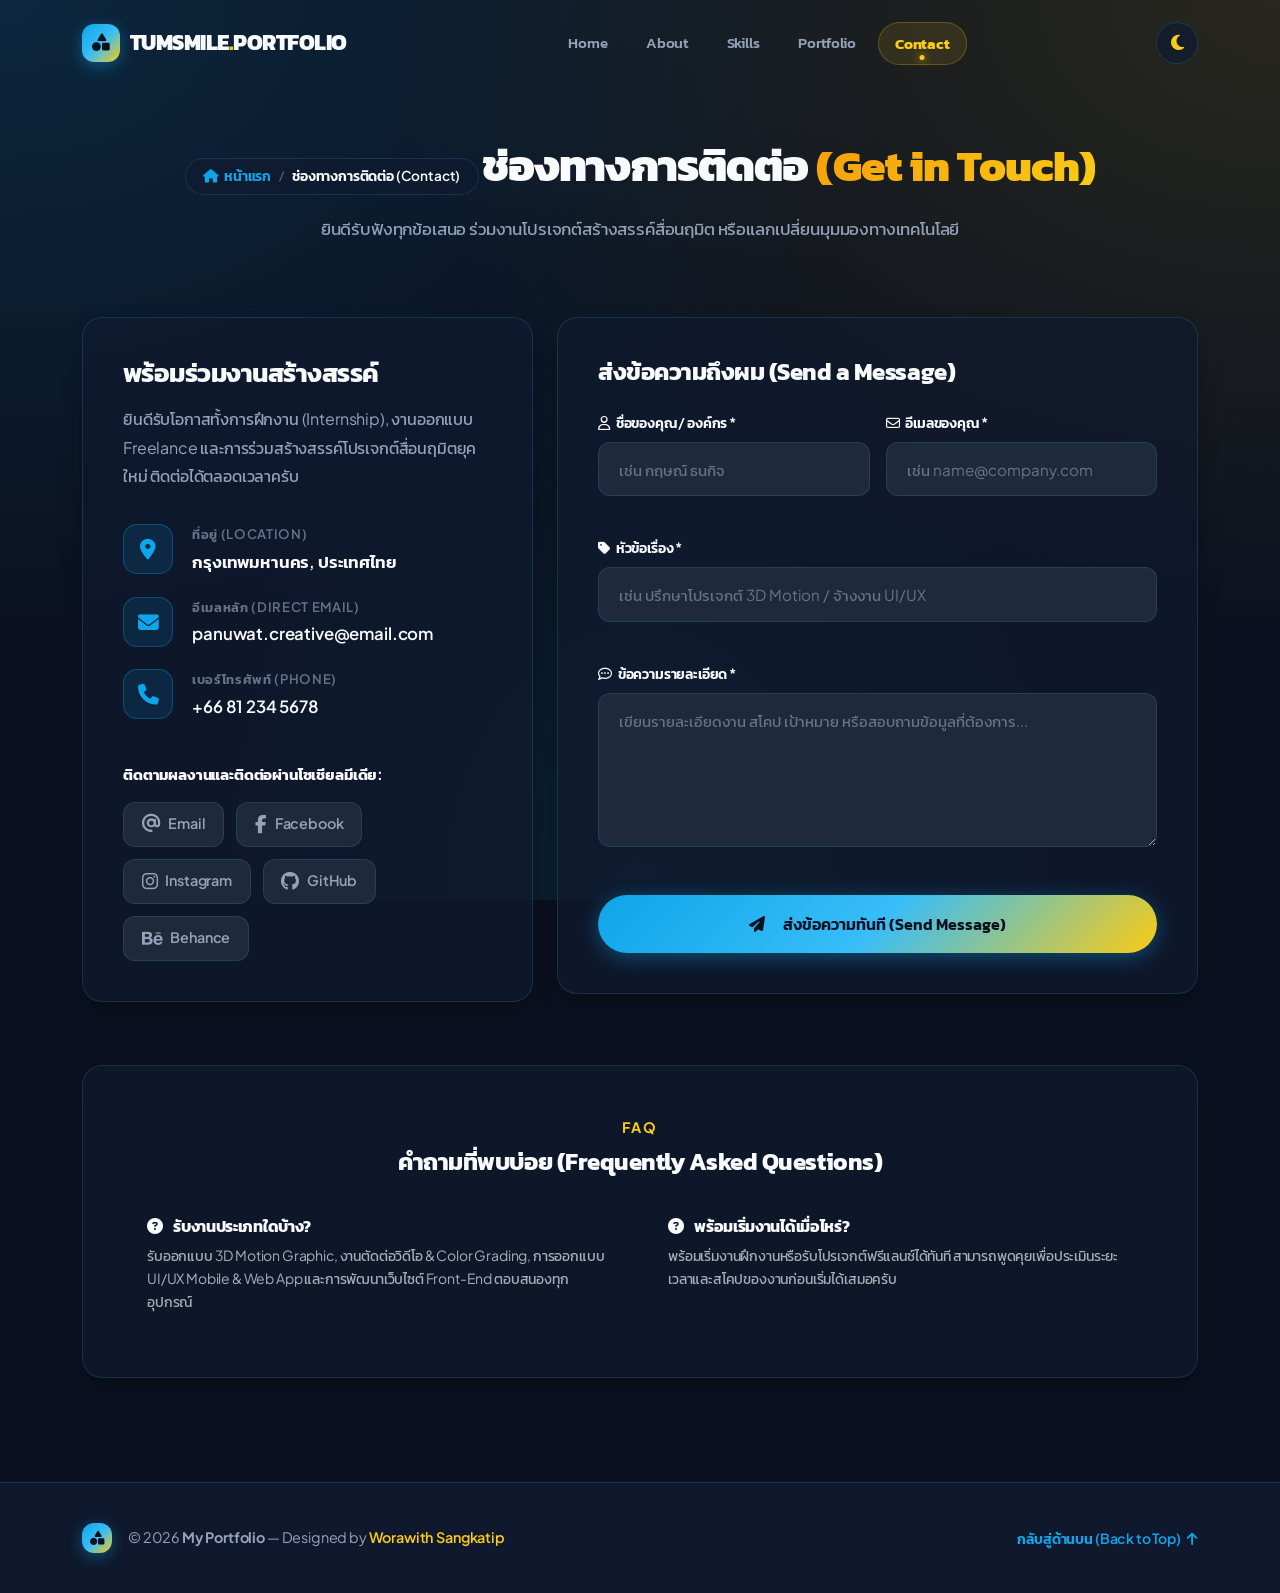
<file: contact.html>
<!DOCTYPE html>
<html lang="th" data-bs-theme="dark">
<head>
  <meta charset="UTF-8">
  <meta name="viewport" content="width=device-width, initial-scale=1.0">
  <meta http-equiv="X-UA-Compatible" content="ie=edge">
  
  <title>ทักษะและความสามารถ (Skills) | วรวิทย์ สังฆทิพย์</title>
  <meta name="description" content="ช่องทางการติดต่อ อีเมล เบอร์โทรศัพท์ และโซเชียลมีเดียของนักศึกษาสาขาสื่อนฤมิต (Creative Media)">
  <meta name="author" content="Panuwat Narumitsin">

  <!-- Favicon Icon -->
  <link rel="icon" type="image/svg+xml" href="assets/images/profile-placeholder.svg">

  <!-- Google Fonts: Kanit & Plus Jakarta Sans -->
  <link rel="preconnect" href="https://fonts.googleapis.com">
  <link rel="preconnect" href="https://fonts.gstatic.com" crossorigin>
  <link href="https://fonts.googleapis.com/css2?family=Kanit:ital,wght@0,300;0,400;0,500;0,600;0,700;0,800;1,400&family=Plus+Jakarta+Sans:wght@400;500;600;700;800&display=swap" rel="stylesheet">

  <!-- Font Awesome 6.5.2 -->
  <link rel="stylesheet" href="https://cdnjs.cloudflare.com/ajax/libs/font-awesome/6.5.2/css/all.min.css" integrity="sha512-SnH5WK+bZxgPHs44uWIX+LLJAJ9/2PkPKZ5QiAj6Ta86w+fsb2TkcmfRyVX3pBnMFcV7oQPJkl9QevSCWr3W6A==" crossorigin="anonymous" referrerpolicy="no-referrer" />

  <!-- Bootstrap 5.3.3 CSS -->
  <link href="https://cdn.jsdelivr.net/npm/bootstrap@5.3.3/dist/css/bootstrap.min.css" rel="stylesheet" integrity="sha384-QWTKZyjpPEjISv5WaRU9OFeRpok6YctnYmDr5pNlyT2bRjXh0JMhjY6hW+ALEwIH" crossorigin="anonymous">

  <!-- Modular CSS Architecture -->
  <link rel="stylesheet" href="assets/css/style.css">
  <link rel="stylesheet" href="assets/css/navbar.css">
  <link rel="stylesheet" href="assets/css/contact.css">
</head>

<body>

  <!-- Preloader -->
  <div id="preloader" aria-label="กำลังโหลดหน้าเว็บไซต์...">
    <div class="spinner-wrap">
      <div class="spinner-ring"></div>
      <div class="spinner-logo"><span class="text-primary-blue">C</span><span class="text-warning">M</span></div>
    </div>
    <div class="preloader-text">CONTACT &amp; CONNECT</div>
  </div>

  <!-- Navigation Bar -->
  <header>
    <nav class="navbar navbar-expand-lg custom-navbar" id="mainNavbar">
      <div class="container">
        <!-- Brand Logo -->
        <a class="navbar-brand" href="index.html">
          <div class="brand-icon">
            <i class="fa-solid fa-shapes"></i>
          </div>
          <span class="brand-text">TUMSMILE<span class="brand-dot">.</span>PORTFOLIO</span>
        </a>

        <!-- Right Side: Theme Toggle & Mobile Hamburger -->
        <div class="d-flex align-items-center gap-2 order-lg-last">
          <button class="theme-toggle-btn" id="themeToggleBtn" type="button" title="สลับโหมดมืด / สว่าง" aria-label="Toggle Theme">
            <i class="fa-solid fa-moon icon-moon"></i>
            <i class="fa-solid fa-sun icon-sun"></i>
          </button>

          <button class="navbar-toggler" type="button" data-bs-toggle="collapse" data-bs-target="#navbarContent" aria-controls="navbarContent" aria-expanded="false" aria-label="เปิดเมนูนำทาง">
            <span class="navbar-toggler-icon"></span>
          </button>
        </div>

        <!-- Navigation Menu Links -->
        <div class="collapse navbar-collapse justify-content-center" id="navbarContent">
          <ul class="navbar-nav mx-auto">
            <li class="nav-item">
              <a class="nav-link" href="index.html"><i class="fa-solid fa-house-chimney me-1 d-lg-none"></i> Home</a>
            </li>
            <li class="nav-item">
              <a class="nav-link" href="about.html"><i class="fa-solid fa-user-astronaut me-1 d-lg-none"></i> About</a>
            </li>
            <li class="nav-item">
              <a class="nav-link" href="skills.html"><i class="fa-solid fa-wand-magic-sparkles me-1 d-lg-none"></i> Skills</a>
            </li>
            <li class="nav-item">
              <a class="nav-link" href="portfolio.html"><i class="fa-solid fa-cubes me-1 d-lg-none"></i> Portfolio</a>
            </li>
            <li class="nav-item">
              <a class="nav-link active" href="contact.html"><i class="fa-solid fa-paper-plane me-1 d-lg-none"></i> Contact</a>
            </li>
          </ul>
        </div>
      </div>
    </nav>
  </header>

  <main>
    <!-- Page Header & Breadcrumb -->
    <section class="page-header">
      <div class="container reveal-init">
        <div class="page-breadcrumb">
          <a href="index.html"><i class="fa-solid fa-house me-1"></i> หน้าแรก</a>
          <span class="breadcrumb-separator">/</span>
          <span class="current-page">ช่องทางการติดต่อ (Contact)</span>
        </div>
        <h1 class="section-title">ช่องทางการติดต่อ <span class="text-gradient-yellow">(Get in Touch)</span></h1>
        <p class="section-desc">
          ยินดีรับฟังทุกข้อเสนอ ร่วมงานโปรเจกต์สร้างสรรค์สื่อนฤมิต หรือแลกเปลี่ยนมุมมองทางเทคโนโลยี
        </p>
      </div>
    </section>

    <!-- Main Contact Section -->
    <section class="contact-section py-4" id="contact">
      <div class="container">
        <div class="row g-4 align-items-stretch">
          
          <!-- Left Column: Contact Details & 5 Social Links -->
          <div class="col-lg-5 reveal-init delay-100">
            <div class="contact-info-card glass-panel">
              <h2 class="contact-info-title">พร้อมร่วมงานสร้างสรรค์</h2>
              <p class="contact-info-desc">
                ยินดีรับโอกาสทั้งการฝึกงาน (Internship), งานออกแบบ Freelance และการร่วมสร้างสรรค์โปรเจกต์สื่อนฤมิตยุคใหม่ ติดต่อได้ตลอดเวลาครับ
              </p>

              <!-- Quick Info Items -->
              <div class="contact-items-list">
                <!-- Location Item -->
                <div class="contact-item-row">
                  <div class="contact-item-icon">
                    <i class="fa-solid fa-location-dot"></i>
                  </div>
                  <div>
                    <div class="contact-item-label">ที่อยู่ (Location)</div>
                    <div class="contact-item-val">กรุงเทพมหานคร, ประเทศไทย</div>
                  </div>
                </div>

                <!-- Email Item -->
                <div class="contact-item-row">
                  <div class="contact-item-icon">
                    <i class="fa-solid fa-envelope"></i>
                  </div>
                  <div>
                    <div class="contact-item-label">อีเมลหลัก (Direct Email)</div>
                    <a href="mailto:panuwat.creative@email.com" class="contact-item-val">panuwat.creative@email.com</a>
                  </div>
                </div>

                <!-- Phone Item -->
                <div class="contact-item-row">
                  <div class="contact-item-icon">
                    <i class="fa-solid fa-phone"></i>
                  </div>
                  <div>
                    <div class="contact-item-label">เบอร์โทรศัพท์ (Phone)</div>
                    <a href="tel:+66812345678" class="contact-item-val">+66 81 234 5678</a>
                  </div>
                </div>
              </div>

              <!-- 5 Social Media Channels (Email, Facebook, Instagram, GitHub, Behance) -->
              <div class="social-links-wrap">
                <div class="social-links-heading">ติดตามผลงานและติดต่อผ่านโซเชียลมีเดีย:</div>
                <div class="social-buttons-grid">
                  <!-- 1. Email -->
                  <a href="mailto:panuwat.creative@email.com" class="social-btn social-btn-email" target="_blank" rel="noopener noreferrer">
                    <i class="fa-solid fa-at"></i>
                    <span>Email</span>
                  </a>

                  <!-- 2. Facebook -->
                  <a href="https://facebook.com" class="social-btn social-btn-fb" target="_blank" rel="noopener noreferrer">
                    <i class="fa-brands fa-facebook-f"></i>
                    <span>Facebook</span>
                  </a>

                  <!-- 3. Instagram -->
                  <a href="https://instagram.com" class="social-btn social-btn-ig" target="_blank" rel="noopener noreferrer">
                    <i class="fa-brands fa-instagram"></i>
                    <span>Instagram</span>
                  </a>

                  <!-- 4. GitHub -->
                  <a href="https://github.com" class="social-btn social-btn-gh" target="_blank" rel="noopener noreferrer">
                    <i class="fa-brands fa-github"></i>
                    <span>GitHub</span>
                  </a>

                  <!-- 5. Behance -->
                  <a href="https://behance.net" class="social-btn social-btn-be" target="_blank" rel="noopener noreferrer">
                    <i class="fa-brands fa-behance"></i>
                    <span>Behance</span>
                  </a>
                </div>
              </div>

            </div>
          </div>

          <!-- Right Column: Interactive Contact Form -->
          <div class="col-lg-7 reveal-init delay-200">
            <div class="contact-form-card glass-panel">
              <h3 class="h4 fw-bold mb-4">ส่งข้อความถึงผม (Send a Message)</h3>

              <!-- Status Feedback Message -->
              <div id="formFeedback" class="form-feedback" role="alert"></div>

              <form id="portfolioContactForm" novalidate>
                <div class="row g-3">
                  <!-- Name Input -->
                  <div class="col-md-6 form-group-custom">
                    <label for="senderName" class="form-label-custom">
                      <i class="fa-regular fa-user text-primary-blue me-1"></i> ชื่อของคุณ / องค์กร *
                    </label>
                    <input type="text" class="form-control-custom" id="senderName" placeholder="เช่น กฤษณ์ ธนกิจ" required>
                  </div>

                  <!-- Email Input -->
                  <div class="col-md-6 form-group-custom">
                    <label for="senderEmail" class="form-label-custom">
                      <i class="fa-regular fa-envelope text-primary-blue me-1"></i> อีเมลของคุณ *
                    </label>
                    <input type="email" class="form-control-custom" id="senderEmail" placeholder="เช่น name@company.com" required>
                  </div>

                  <!-- Subject Input -->
                  <div class="col-12 form-group-custom">
                    <label for="senderSubject" class="form-label-custom">
                      <i class="fa-solid fa-tag text-primary-yellow me-1"></i> หัวข้อเรื่อง *
                    </label>
                    <input type="text" class="form-control-custom" id="senderSubject" placeholder="เช่น ปรึกษาโปรเจกต์ 3D Motion / จ้างงาน UI/UX" required>
                  </div>

                  <!-- Message Area -->
                  <div class="col-12 form-group-custom">
                    <label for="senderMessage" class="form-label-custom">
                      <i class="fa-regular fa-comment-dots text-primary-blue me-1"></i> ข้อความรายละเอียด *
                    </label>
                    <textarea class="form-control-custom" id="senderMessage" rows="5" placeholder="เขียนรายละเอียดงาน สโคป เป้าหมาย หรือสอบถามข้อมูลที่ต้องการ..." required></textarea>
                  </div>

                  <!-- Submit Button -->
                  <div class="col-12">
                    <button type="submit" class="btn-modern btn-modern-primary btn-shimmer w-100 py-3" id="submitMessageBtn">
                      <i class="fa-solid fa-paper-plane me-2"></i>
                      <span>ส่งข้อความทันที (Send Message)</span>
                    </button>
                  </div>
                </div>
              </form>
            </div>
          </div>
        </div>

        <!-- FAQ Section -->
        <div class="mt-5 pt-3">
          <div class="glass-panel p-4 p-lg-5 reveal-init">
            <div class="section-header mb-4 text-center">
              <span class="section-subtitle">FAQ</span>
              <h3 class="h4 fw-bold">คำถามที่พบบ่อย (Frequently Asked Questions)</h3>
            </div>

            <div class="row g-4">
              <div class="col-md-6">
                <div class="p-3">
                  <h4 class="h6 fw-bold text-primary-yellow"><i class="fa-solid fa-circle-question me-2"></i> รับงานประเภทใดบ้าง?</h4>
                  <p class="text-muted small mb-0">รับออกแบบ 3D Motion Graphic, งานตัดต่อวิดีโอ &amp; Color Grading, การออกแบบ UI/UX Mobile &amp; Web App และการพัฒนาเว็บไซต์ Front-End ตอบสนองทุกอุปกรณ์</p>
                </div>
              </div>
              <div class="col-md-6">
                <div class="p-3">
                  <h4 class="h6 fw-bold text-primary-blue"><i class="fa-solid fa-circle-question me-2"></i> พร้อมเริ่มงานได้เมื่อไหร่?</h4>
                  <p class="text-muted small mb-0">พร้อมเริ่มงานฝึกงานหรือรับโปรเจกต์ฟรีแลนซ์ได้ทันที สามารถพูดคุยเพื่อประเมินระยะเวลาและสโคปของงานก่อนเริ่มได้เสมอครับ</p>
                </div>
              </div>
            </div>
          </div>
        </div>

      </div>
    </section>
  </main>

  <!-- Footer -->
  <footer class="site-footer">
    <div class="container">
      <div class="footer-content">
        <div class="d-flex align-items-center gap-3">
          <div class="brand-icon" style="width:30px; height:30px; font-size: 0.9rem;">
            <i class="fa-solid fa-shapes"></i>
          </div>
          <div>
            <p class="footer-copyright">
              &copy; 2026 <strong>My Portfolio</strong> &mdash; Designed by <span class="footer-designer">Worawith Sangkatip</span>
            </p>
          </div>
        </div>
        <div>
          <a href="#" class="footer-back-to-top" id="footerScrollTop">
            <span>กลับสู่ด้านบน (Back to Top)</span>
            <i class="fa-solid fa-arrow-up"></i>
          </a>
        </div>
      </div>
    </div>
  </footer>

  <!-- Scroll to Top Button -->
  <button id="scrollTopBtn" type="button" aria-label="เลื่อนกลับด้านบนสุด" title="Scroll to Top">
    <i class="fa-solid fa-arrow-up"></i>
  </button>

  <!-- JavaScript Libraries & Scripts -->
  <script src="https://cdn.jsdelivr.net/npm/bootstrap@5.3.3/dist/js/bootstrap.bundle.min.js" integrity="sha384-YvpcrYf0tY3lHB60NNkmXc5s9fDVZLESaAA55NDzOxhy9GkcIdslK1eN7N6jIeHz" crossorigin="anonymous"></script>
  <script src="assets/js/main.js"></script>
  <script src="assets/js/navbar.js"></script>
  <script src="assets/js/contact.js"></script>

</body>
</html>
</file>
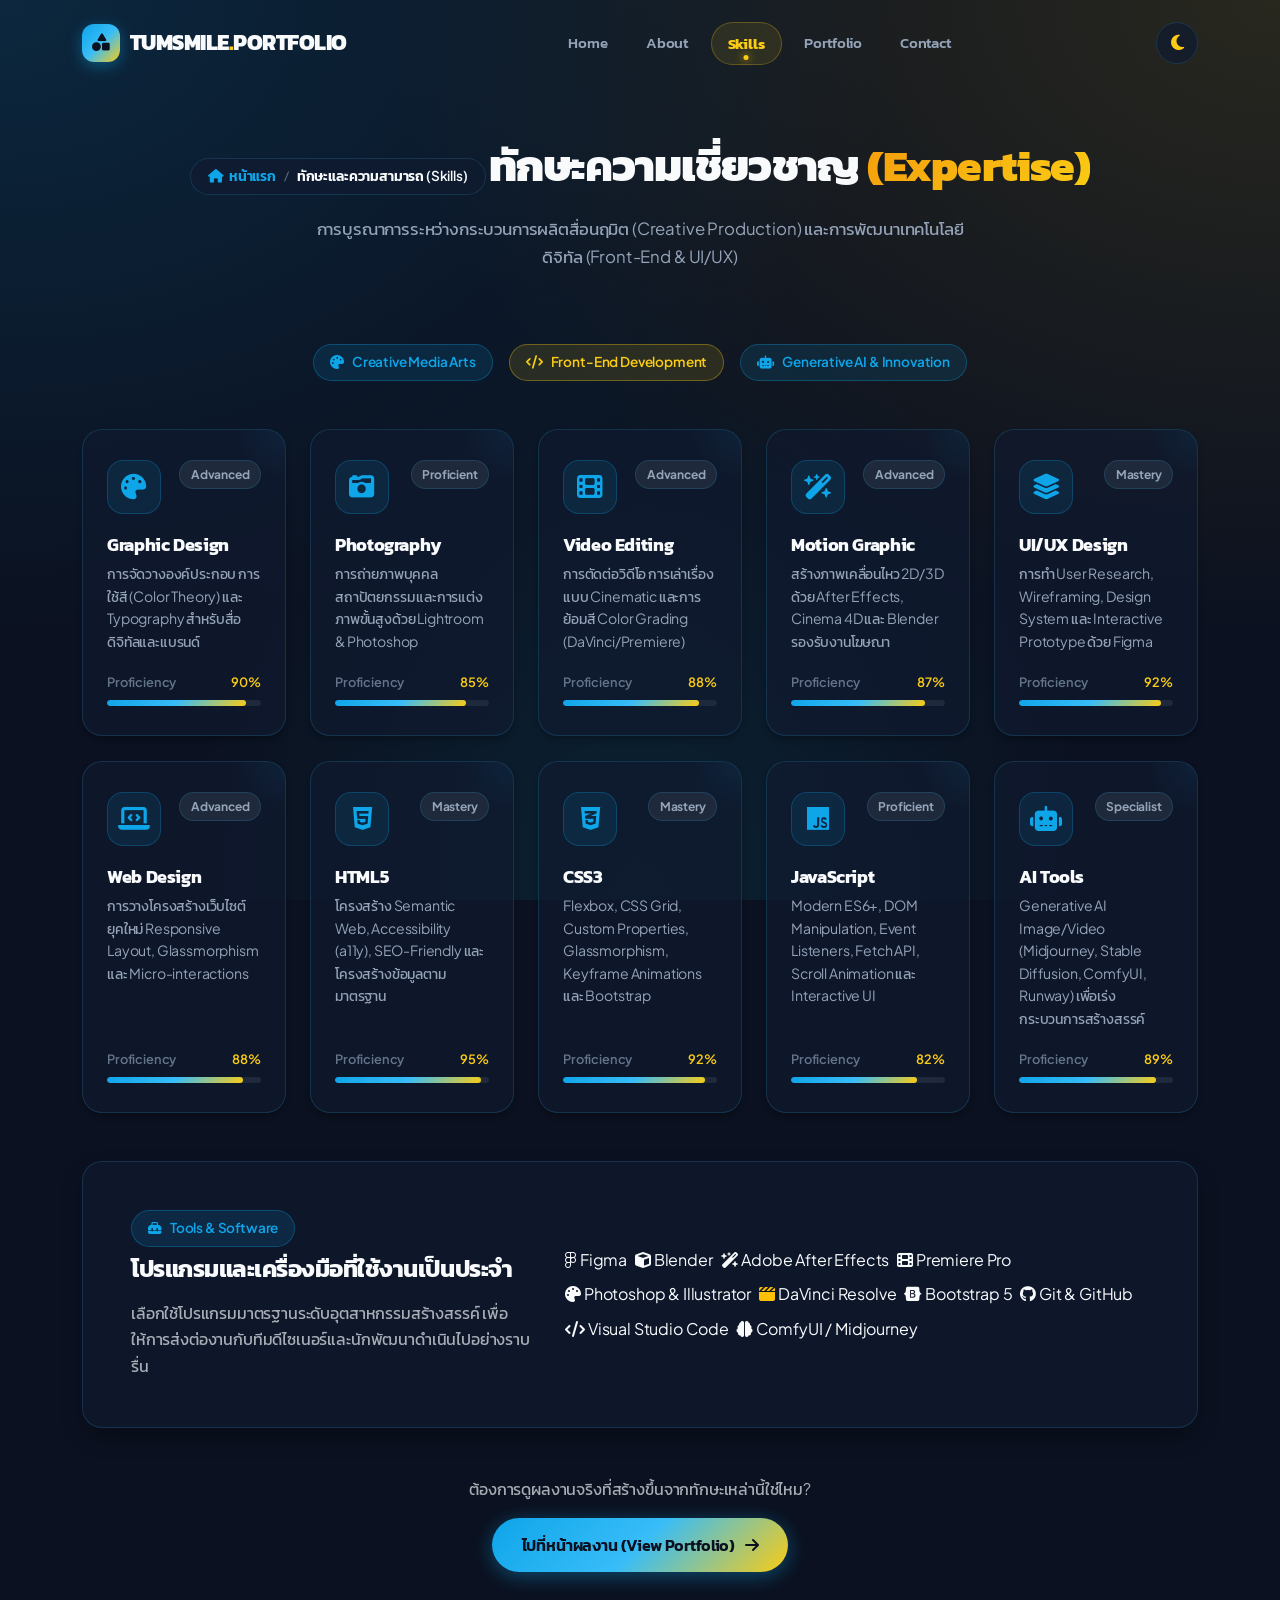
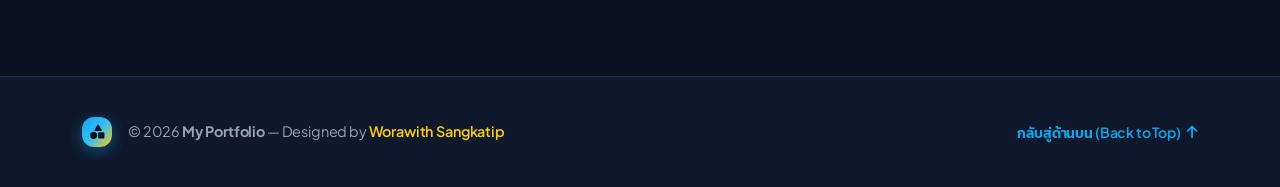
<file: skills.html>
<!DOCTYPE html>
<html lang="th" data-bs-theme="dark">
<head>
  <meta charset="UTF-8">
  <meta name="viewport" content="width=device-width, initial-scale=1.0">
  <meta http-equiv="X-UA-Compatible" content="ie=edge">
  
  <title>ทักษะและความสามารถ (Skills) | วรวิทย์ สังฆทิพย์</title>
  <meta name="description" content="ทักษะความเชี่ยวชาญ 10 ด้านของนักศึกษาสาขาสื่อนฤมิต (Creative Media) ครอบคลุม Graphic, 3D Motion, UI/UX, Web Design, Code และ AI Tools">
  <meta name="author" content="Panuwat Narumitsin">

  <!-- Favicon Icon -->
  <link rel="icon" type="image/svg+xml" href="assets/images/profile-placeholder.svg">

  <!-- Google Fonts: Kanit & Plus Jakarta Sans -->
  <link rel="preconnect" href="https://fonts.googleapis.com">
  <link rel="preconnect" href="https://fonts.gstatic.com" crossorigin>
  <link href="https://fonts.googleapis.com/css2?family=Kanit:ital,wght@0,300;0,400;0,500;0,600;0,700;0,800;1,400&family=Plus+Jakarta+Sans:wght@400;500;600;700;800&display=swap" rel="stylesheet">

  <!-- Font Awesome 6.5.2 -->
  <link rel="stylesheet" href="https://cdnjs.cloudflare.com/ajax/libs/font-awesome/6.5.2/css/all.min.css" integrity="sha512-SnH5WK+bZxgPHs44uWIX+LLJAJ9/2PkPKZ5QiAj6Ta86w+fsb2TkcmfRyVX3pBnMFcV7oQPJkl9QevSCWr3W6A==" crossorigin="anonymous" referrerpolicy="no-referrer" />

  <!-- Bootstrap 5.3.3 CSS -->
  <link href="https://cdn.jsdelivr.net/npm/bootstrap@5.3.3/dist/css/bootstrap.min.css" rel="stylesheet" integrity="sha384-QWTKZyjpPEjISv5WaRU9OFeRpok6YctnYmDr5pNlyT2bRjXh0JMhjY6hW+ALEwIH" crossorigin="anonymous">

  <!-- Modular CSS Architecture -->
  <link rel="stylesheet" href="assets/css/style.css">
  <link rel="stylesheet" href="assets/css/navbar.css">
  <link rel="stylesheet" href="assets/css/skills.css">
  <link rel="stylesheet" href="assets/css/contact.css">
</head>

<body>

  <!-- Preloader -->
  <div id="preloader" aria-label="กำลังโหลดหน้าเว็บไซต์...">
    <div class="spinner-wrap">
      <div class="spinner-ring"></div>
      <div class="spinner-logo"><span class="text-primary-blue">C</span><span class="text-warning">M</span></div>
    </div>
    <div class="preloader-text">SKILLS &amp; CAPABILITIES</div>
  </div>

  <!-- Navigation Bar -->
  <header>
    <nav class="navbar navbar-expand-lg custom-navbar" id="mainNavbar">
      <div class="container">
        <!-- Brand Logo -->
        <a class="navbar-brand" href="index.html">
          <div class="brand-icon">
            <i class="fa-solid fa-shapes"></i>
          </div>
          <span class="brand-text">TUMSMILE<span class="brand-dot">.</span>PORTFOLIO</span>
        </a>

        <!-- Right Side: Theme Toggle & Mobile Hamburger -->
        <div class="d-flex align-items-center gap-2 order-lg-last">
          <button class="theme-toggle-btn" id="themeToggleBtn" type="button" title="สลับโหมดมืด / สว่าง" aria-label="Toggle Theme">
            <i class="fa-solid fa-moon icon-moon"></i>
            <i class="fa-solid fa-sun icon-sun"></i>
          </button>

          <button class="navbar-toggler" type="button" data-bs-toggle="collapse" data-bs-target="#navbarContent" aria-controls="navbarContent" aria-expanded="false" aria-label="เปิดเมนูนำทาง">
            <span class="navbar-toggler-icon"></span>
          </button>
        </div>

        <!-- Navigation Menu Links -->
        <div class="collapse navbar-collapse justify-content-center" id="navbarContent">
          <ul class="navbar-nav mx-auto">
            <li class="nav-item">
              <a class="nav-link" href="index.html"><i class="fa-solid fa-house-chimney me-1 d-lg-none"></i> Home</a>
            </li>
            <li class="nav-item">
              <a class="nav-link" href="about.html"><i class="fa-solid fa-user-astronaut me-1 d-lg-none"></i> About</a>
            </li>
            <li class="nav-item">
              <a class="nav-link active" href="skills.html"><i class="fa-solid fa-wand-magic-sparkles me-1 d-lg-none"></i> Skills</a>
            </li>
            <li class="nav-item">
              <a class="nav-link" href="portfolio.html"><i class="fa-solid fa-cubes me-1 d-lg-none"></i> Portfolio</a>
            </li>
            <li class="nav-item">
              <a class="nav-link" href="contact.html"><i class="fa-solid fa-paper-plane me-1 d-lg-none"></i> Contact</a>
            </li>
          </ul>
        </div>
      </div>
    </nav>
  </header>

  <main>
    <!-- Page Header & Breadcrumb -->
    <section class="page-header">
      <div class="container reveal-init">
        <div class="page-breadcrumb">
          <a href="index.html"><i class="fa-solid fa-house me-1"></i> หน้าแรก</a>
          <span class="breadcrumb-separator">/</span>
          <span class="current-page">ทักษะและความสามารถ (Skills)</span>
        </div>
        <h1 class="section-title">ทักษะความเชี่ยวชาญ <span class="text-gradient-yellow">(Expertise)</span></h1>
        <p class="section-desc">
          การบูรณาการระหว่างกระบวนการผลิตสื่อนฤมิต (Creative Production) และการพัฒนาเทคโนโลยีดิจิทัล (Front-End &amp; UI/UX)
        </p>
      </div>
    </section>

    <!-- Main Skills Grid Section -->
    <section class="skills-section py-4" id="skills">
      <div class="container">
        
        <!-- Category Summary Bar -->
        <div class="skills-filter-banner reveal-init">
          <span class="glass-badge"><i class="fa-solid fa-palette"></i> Creative Media Arts</span>
          <span class="glass-badge glass-badge-yellow"><i class="fa-solid fa-code"></i> Front-End Development</span>
          <span class="glass-badge"><i class="fa-solid fa-robot"></i> Generative AI &amp; Innovation</span>
        </div>

        <!-- 10 Skills Responsive Grid -->
        <div class="row row-cols-1 row-cols-sm-2 row-cols-md-3 row-cols-lg-5 g-4 mb-5">
          
          <!-- 1. Graphic Design -->
          <div class="col reveal-init delay-100">
            <div class="skill-card">
              <div class="skill-card-top">
                <div class="skill-icon-box">
                  <i class="fa-solid fa-palette"></i>
                </div>
                <span class="skill-badge">Advanced</span>
              </div>
              <h3 class="skill-title">Graphic Design</h3>
              <p class="skill-desc">การจัดวางองค์ประกอบ การใช้สี (Color Theory) และ Typography สำหรับสื่อดิจิทัลและแบรนด์</p>
              <div class="skill-progress-wrap">
                <div class="skill-progress-meta">
                  <span>Proficiency</span>
                  <span class="percent">90%</span>
                </div>
                <div class="skill-progress-bar">
                  <div class="skill-progress-fill" style="width: 90%;"></div>
                </div>
              </div>
            </div>
          </div>

          <!-- 2. Photography -->
          <div class="col reveal-init delay-150">
            <div class="skill-card blue-accent">
              <div class="skill-card-top">
                <div class="skill-icon-box">
                  <i class="fa-solid fa-camera-retro"></i>
                </div>
                <span class="skill-badge">Proficient</span>
              </div>
              <h3 class="skill-title">Photography</h3>
              <p class="skill-desc">การถ่ายภาพบุคคล สถาปัตยกรรม และการแต่งภาพขั้นสูงด้วย Lightroom &amp; Photoshop</p>
              <div class="skill-progress-wrap">
                <div class="skill-progress-meta">
                  <span>Proficiency</span>
                  <span class="percent">85%</span>
                </div>
                <div class="skill-progress-bar">
                  <div class="skill-progress-fill" style="width: 85%;"></div>
                </div>
              </div>
            </div>
          </div>

          <!-- 3. Video Editing -->
          <div class="col reveal-init delay-200">
            <div class="skill-card">
              <div class="skill-card-top">
                <div class="skill-icon-box">
                  <i class="fa-solid fa-film"></i>
                </div>
                <span class="skill-badge">Advanced</span>
              </div>
              <h3 class="skill-title">Video Editing</h3>
              <p class="skill-desc">การตัดต่อวิดีโอ การเล่าเรื่องแบบ Cinematic และการย้อมสี Color Grading (DaVinci/Premiere)</p>
              <div class="skill-progress-wrap">
                <div class="skill-progress-meta">
                  <span>Proficiency</span>
                  <span class="percent">88%</span>
                </div>
                <div class="skill-progress-bar">
                  <div class="skill-progress-fill" style="width: 88%;"></div>
                </div>
              </div>
            </div>
          </div>

          <!-- 4. Motion Graphic -->
          <div class="col reveal-init delay-250">
            <div class="skill-card blue-accent">
              <div class="skill-card-top">
                <div class="skill-icon-box">
                  <i class="fa-solid fa-wand-magic-sparkles"></i>
                </div>
                <span class="skill-badge">Advanced</span>
              </div>
              <h3 class="skill-title">Motion Graphic</h3>
              <p class="skill-desc">สร้างภาพเคลื่อนไหว 2D/3D ด้วย After Effects, Cinema 4D และ Blender รองรับงานโฆษณา</p>
              <div class="skill-progress-wrap">
                <div class="skill-progress-meta">
                  <span>Proficiency</span>
                  <span class="percent">87%</span>
                </div>
                <div class="skill-progress-bar">
                  <div class="skill-progress-fill" style="width: 87%;"></div>
                </div>
              </div>
            </div>
          </div>

          <!-- 5. UI/UX Design -->
          <div class="col reveal-init delay-300">
            <div class="skill-card">
              <div class="skill-card-top">
                <div class="skill-icon-box">
                  <i class="fa-solid fa-layer-group"></i>
                </div>
                <span class="skill-badge">Mastery</span>
              </div>
              <h3 class="skill-title">UI/UX Design</h3>
              <p class="skill-desc">การทำ User Research, Wireframing, Design System และ Interactive Prototype ด้วย Figma</p>
              <div class="skill-progress-wrap">
                <div class="skill-progress-meta">
                  <span>Proficiency</span>
                  <span class="percent">92%</span>
                </div>
                <div class="skill-progress-bar">
                  <div class="skill-progress-fill" style="width: 92%;"></div>
                </div>
              </div>
            </div>
          </div>

          <!-- 6. Web Design -->
          <div class="col reveal-init delay-100">
            <div class="skill-card blue-accent">
              <div class="skill-card-top">
                <div class="skill-icon-box">
                  <i class="fa-solid fa-laptop-code"></i>
                </div>
                <span class="skill-badge">Advanced</span>
              </div>
              <h3 class="skill-title">Web Design</h3>
              <p class="skill-desc">การวางโครงสร้างเว็บไซต์ยุคใหม่ Responsive Layout, Glassmorphism และ Micro-interactions</p>
              <div class="skill-progress-wrap">
                <div class="skill-progress-meta">
                  <span>Proficiency</span>
                  <span class="percent">88%</span>
                </div>
                <div class="skill-progress-bar">
                  <div class="skill-progress-fill" style="width: 88%;"></div>
                </div>
              </div>
            </div>
          </div>

          <!-- 7. HTML5 -->
          <div class="col reveal-init delay-150">
            <div class="skill-card">
              <div class="skill-card-top">
                <div class="skill-icon-box">
                  <i class="fa-brands fa-html5"></i>
                </div>
                <span class="skill-badge">Mastery</span>
              </div>
              <h3 class="skill-title">HTML5</h3>
              <p class="skill-desc">โครงสร้าง Semantic Web, Accessibility (a11y), SEO-Friendly และโครงสร้างข้อมูลตามมาตรฐาน</p>
              <div class="skill-progress-wrap">
                <div class="skill-progress-meta">
                  <span>Proficiency</span>
                  <span class="percent">95%</span>
                </div>
                <div class="skill-progress-bar">
                  <div class="skill-progress-fill" style="width: 95%;"></div>
                </div>
              </div>
            </div>
          </div>

          <!-- 8. CSS3 -->
          <div class="col reveal-init delay-200">
            <div class="skill-card blue-accent">
              <div class="skill-card-top">
                <div class="skill-icon-box">
                  <i class="fa-brands fa-css3-alt"></i>
                </div>
                <span class="skill-badge">Mastery</span>
              </div>
              <h3 class="skill-title">CSS3</h3>
              <p class="skill-desc">Flexbox, CSS Grid, Custom Properties, Glassmorphism, Keyframe Animations และ Bootstrap</p>
              <div class="skill-progress-wrap">
                <div class="skill-progress-meta">
                  <span>Proficiency</span>
                  <span class="percent">92%</span>
                </div>
                <div class="skill-progress-bar">
                  <div class="skill-progress-fill" style="width: 92%;"></div>
                </div>
              </div>
            </div>
          </div>

          <!-- 9. JavaScript -->
          <div class="col reveal-init delay-250">
            <div class="skill-card">
              <div class="skill-card-top">
                <div class="skill-icon-box">
                  <i class="fa-brands fa-js"></i>
                </div>
                <span class="skill-badge">Proficient</span>
              </div>
              <h3 class="skill-title">JavaScript</h3>
              <p class="skill-desc">Modern ES6+, DOM Manipulation, Event Listeners, Fetch API, Scroll Animation และ Interactive UI</p>
              <div class="skill-progress-wrap">
                <div class="skill-progress-meta">
                  <span>Proficiency</span>
                  <span class="percent">82%</span>
                </div>
                <div class="skill-progress-bar">
                  <div class="skill-progress-fill" style="width: 82%;"></div>
                </div>
              </div>
            </div>
          </div>

          <!-- 10. AI Tools -->
          <div class="col reveal-init delay-300">
            <div class="skill-card blue-accent">
              <div class="skill-card-top">
                <div class="skill-icon-box">
                  <i class="fa-solid fa-robot"></i>
                </div>
                <span class="skill-badge">Specialist</span>
              </div>
              <h3 class="skill-title">AI Tools</h3>
              <p class="skill-desc">Generative AI Image/Video (Midjourney, Stable Diffusion, ComfyUI, Runway) เพื่อเร่งกระบวนการสร้างสรรค์</p>
              <div class="skill-progress-wrap">
                <div class="skill-progress-meta">
                  <span>Proficiency</span>
                  <span class="percent">89%</span>
                </div>
                <div class="skill-progress-bar">
                  <div class="skill-progress-fill" style="width: 89%;"></div>
                </div>
              </div>
            </div>
          </div>

        </div>

        <!-- Software & Hardware Toolkit Section -->
        <div class="glass-panel p-4 p-lg-5 reveal-init">
          <div class="row align-items-center g-4">
            <div class="col-lg-5">
              <span class="glass-badge mb-2"><i class="fa-solid fa-toolbox"></i> Tools &amp; Software</span>
              <h3 class="h4 fw-bold mb-3">โปรแกรมและเครื่องมือที่ใช้งานเป็นประจำ</h3>
              <p class="text-muted mb-0">
                เลือกใช้โปรแกรมมาตรฐานระดับอุตสาหกรรมสร้างสรรค์ เพื่อให้การส่งต่องานกับทีมดีไซเนอร์และนักพัฒนาดำเนินไปอย่างราบรื่น
              </p>
            </div>
            <div class="col-lg-7">
              <div class="d-flex flex-wrap gap-2">
                <span class="interest-tag"><i class="fa-brands fa-figma text-primary-yellow"></i> Figma</span>
                <span class="interest-tag"><i class="fa-solid fa-cube text-primary-blue"></i> Blender</span>
                <span class="interest-tag"><i class="fa-solid fa-wand-magic-sparkles text-accent-cyan"></i> Adobe After Effects</span>
                <span class="interest-tag"><i class="fa-solid fa-film text-primary-yellow"></i> Premiere Pro</span>
                <span class="interest-tag"><i class="fa-solid fa-palette text-primary-blue"></i> Photoshop &amp; Illustrator</span>
                <span class="interest-tag"><i class="fa-solid fa-clapperboard text-warning"></i> DaVinci Resolve</span>
                <span class="interest-tag"><i class="fa-brands fa-bootstrap text-primary-blue"></i> Bootstrap 5</span>
                <span class="interest-tag"><i class="fa-brands fa-github text-primary-yellow"></i> Git &amp; GitHub</span>
                <span class="interest-tag"><i class="fa-solid fa-code text-accent-cyan"></i> Visual Studio Code</span>
                <span class="interest-tag"><i class="fa-solid fa-brain text-primary-blue"></i> ComfyUI / Midjourney</span>
              </div>
            </div>
          </div>
        </div>

        <!-- Navigation Banner to Portfolio -->
        <div class="text-center mt-5 reveal-init">
          <p class="text-muted mb-3">ต้องการดูผลงานจริงที่สร้างขึ้นจากทักษะเหล่านี้ใช่ไหม?</p>
          <a href="portfolio.html" class="btn-modern btn-modern-primary btn-shimmer">
            <span>ไปที่หน้าผลงาน (View Portfolio)</span>
            <i class="fa-solid fa-arrow-right"></i>
          </a>
        </div>

      </div>
    </section>
  </main>

  <!-- Footer -->
  <footer class="site-footer">
    <div class="container">
      <div class="footer-content">
        <div class="d-flex align-items-center gap-3">
          <div class="brand-icon" style="width:30px; height:30px; font-size: 0.9rem;">
            <i class="fa-solid fa-shapes"></i>
          </div>
          <div>
            <p class="footer-copyright">
              &copy; 2026 <strong>My Portfolio</strong> &mdash; Designed by <span class="footer-designer">Worawith Sangkatip</span>
            </p>
          </div>
        </div>
        <div>
          <a href="#" class="footer-back-to-top" id="footerScrollTop">
            <span>กลับสู่ด้านบน (Back to Top)</span>
            <i class="fa-solid fa-arrow-up"></i>
          </a>
        </div>
      </div>
    </div>
  </footer>

  <!-- Scroll to Top Button -->
  <button id="scrollTopBtn" type="button" aria-label="เลื่อนกลับด้านบนสุด" title="Scroll to Top">
    <i class="fa-solid fa-arrow-up"></i>
  </button>

  <!-- JavaScript Libraries & Scripts -->
  <script src="https://cdn.jsdelivr.net/npm/bootstrap@5.3.3/dist/js/bootstrap.bundle.min.js" integrity="sha384-YvpcrYf0tY3lHB60NNkmXc5s9fDVZLESaAA55NDzOxhy9GkcIdslK1eN7N6jIeHz" crossorigin="anonymous"></script>
  <script src="assets/js/main.js"></script>
  <script src="assets/js/navbar.js"></script>

</body>
</html>
</file>
<file: assets/css/style.css>
/* ==========================================================================
   STYLE.CSS - Global Styles & Design System
   Website: Creative Media Student Portfolio
   Theme: Modern, Creative, Glassmorphism, Gradient (Blue & Yellow Palette)
   ========================================================================== */

/* --- 1. CSS VARIABLES (DESIGN TOKENS) --- */
:root {
  /* Color Palette - Blue (ฟ้า) & Yellow (เหลือง) */
  --primary-blue: #0ea5e9;         /* Sky / Electric Blue */
  --primary-blue-dark: #0284c7;
  --primary-blue-light: #7dd3fc;
  --primary-yellow: #facc15;       /* Cyber / Radiant Yellow */
  --primary-yellow-dark: #eab308;
  --primary-yellow-light: #fef08a;
  --accent-cyan: #06b6d4;
  --accent-amber: #f59e0b;

  /* Gradient Combos */
  --gradient-primary: linear-gradient(135deg, #0ea5e9 0%, #38bdf8 50%, #facc15 100%);
  --gradient-secondary: linear-gradient(135deg, #facc15 0%, #f59e0b 50%, #0ea5e9 100%);
  --gradient-blue: linear-gradient(135deg, #0284c7 0%, #38bdf8 100%);
  --gradient-yellow: linear-gradient(135deg, #f59e0b 0%, #facc15 100%);
  --gradient-mesh: radial-gradient(at 0% 0%, rgba(14, 165, 233, 0.15) 0px, transparent 50%),
                    radial-gradient(at 100% 0%, rgba(250, 204, 21, 0.12) 0px, transparent 50%),
                    radial-gradient(at 50% 100%, rgba(6, 182, 212, 0.1) 0px, transparent 50%);

  /* Typography */
  --font-heading: 'Kanit', -apple-system, BlinkMacSystemFont, 'Segoe UI', Roboto, sans-serif;
  --font-body: 'Plus Jakarta Sans', 'Kanit', -apple-system, BlinkMacSystemFont, sans-serif;

  /* Transitions */
  --transition-fast: 0.2s cubic-bezier(0.4, 0, 0.2, 1);
  --transition-normal: 0.3s cubic-bezier(0.4, 0, 0.2, 1);
  --transition-slow: 0.5s cubic-bezier(0.4, 0, 0.2, 1);
  --transition-bounce: 0.4s cubic-bezier(0.34, 1.56, 0.64, 1);
}

/* --- Dark Mode (Default) --- */
[data-bs-theme="dark"],
:root:not([data-bs-theme="light"]) {
  --bg-body: #0b1120;
  --bg-surface: #111a30;
  --bg-surface-elevated: #1e293b;
  --bg-glass: rgba(17, 26, 48, 0.7);
  --bg-glass-strong: rgba(17, 26, 48, 0.85);
  --border-glass: rgba(56, 189, 248, 0.16);
  --border-glass-hover: rgba(250, 204, 21, 0.35);
  
  --text-main: #f8fafc;
  --text-muted: #94a3b8;
  --text-dim: #64748b;
  
  --shadow-sm: 0 4px 6px -1px rgba(0, 0, 0, 0.3);
  --shadow-md: 0 10px 25px -5px rgba(0, 0, 0, 0.4);
  --shadow-lg: 0 20px 35px -10px rgba(0, 0, 0, 0.5);
  --shadow-glow-blue: 0 0 30px rgba(14, 165, 233, 0.25);
  --shadow-glow-yellow: 0 0 30px rgba(250, 204, 21, 0.25);
}

/* --- Light Mode --- */
[data-bs-theme="light"] {
  --bg-body: #f8fafc;
  --bg-surface: #ffffff;
  --bg-surface-elevated: #f1f5f9;
  --bg-glass: rgba(255, 255, 255, 0.75);
  --bg-glass-strong: rgba(255, 255, 255, 0.9);
  --border-glass: rgba(14, 165, 233, 0.2);
  --border-glass-hover: rgba(234, 179, 8, 0.45);
  
  --text-main: #0f172a;
  --text-muted: #475569;
  --text-dim: #94a3b8;
  
  --shadow-sm: 0 4px 6px -1px rgba(15, 23, 42, 0.05);
  --shadow-md: 0 10px 25px -5px rgba(15, 23, 42, 0.08);
  --shadow-lg: 0 20px 35px -10px rgba(15, 23, 42, 0.12);
  --shadow-glow-blue: 0 0 25px rgba(14, 165, 233, 0.2);
  --shadow-glow-yellow: 0 0 25px rgba(234, 179, 8, 0.2);
}

/* --- 2. GLOBAL RESET & BASE STYLES --- */
*, *::before, *::after {
  box-sizing: border-box;
}

html {
  scroll-behavior: smooth;
  scroll-padding-top: 85px; /* Offset for sticky header */
}

body {
  font-family: var(--font-body);
  background-color: var(--bg-body);
  color: var(--text-main);
  line-height: 1.65;
  letter-spacing: -0.01em;
  overflow-x: hidden;
  transition: background-color var(--transition-normal), color var(--transition-normal);
  background-image: var(--gradient-mesh);
  background-attachment: fixed;
}

/* Headings with Thai font support */
h1, h2, h3, h4, h5, h6, .brand-font {
  font-family: var(--font-heading);
  font-weight: 700;
  letter-spacing: -0.02em;
  color: var(--text-main);
}

a {
  text-decoration: none;
  color: inherit;
  transition: all var(--transition-fast);
}

img {
  max-width: 100%;
  height: auto;
  display: block;
}

/* Custom Scrollbar */
::-webkit-scrollbar {
  width: 9px;
}
::-webkit-scrollbar-track {
  background: var(--bg-body);
}
::-webkit-scrollbar-thumb {
  background: linear-gradient(to bottom, var(--primary-blue), var(--primary-yellow));
  border-radius: 99px;
  border: 2px solid var(--bg-body);
}
::-webkit-scrollbar-thumb:hover {
  background: linear-gradient(to bottom, var(--primary-blue-dark), var(--primary-yellow-dark));
}

/* --- 3. GLASSMORPHISM CORE UTILITIES --- */
.glass-panel {
  background: var(--bg-glass);
  backdrop-filter: blur(16px);
  -webkit-backdrop-filter: blur(16px);
  border: 1px solid var(--border-glass);
  border-radius: 20px;
  box-shadow: var(--shadow-md);
  transition: transform var(--transition-normal), border-color var(--transition-normal), box-shadow var(--transition-normal);
}

.glass-panel:hover {
  border-color: var(--border-glass-hover);
  box-shadow: var(--shadow-lg), var(--shadow-glow-blue);
}

.glass-badge {
  display: inline-flex;
  align-items: center;
  gap: 0.5rem;
  padding: 0.4rem 1rem;
  font-size: 0.85rem;
  font-weight: 600;
  border-radius: 9999px;
  background: rgba(14, 165, 233, 0.12);
  border: 1px solid rgba(14, 165, 233, 0.3);
  color: var(--primary-blue);
  backdrop-filter: blur(8px);
}

.glass-badge-yellow {
  background: rgba(250, 204, 21, 0.12);
  border-color: rgba(250, 204, 21, 0.35);
  color: var(--primary-yellow);
}

/* Gradient Text Effect */
.text-gradient {
  background: var(--gradient-primary);
  -webkit-background-clip: text;
  -webkit-text-fill-color: transparent;
  display: inline-block;
}

.text-gradient-yellow {
  background: var(--gradient-yellow);
  -webkit-background-clip: text;
  -webkit-text-fill-color: transparent;
  display: inline-block;
}

/* Section Title Stylings */
.section-header {
  margin-bottom: 3.5rem;
  text-align: center;
}

.section-subtitle {
  font-size: 0.9rem;
  font-weight: 700;
  text-transform: uppercase;
  letter-spacing: 0.15em;
  color: var(--primary-yellow);
  margin-bottom: 0.5rem;
  display: inline-block;
}

.section-title {
  font-size: clamp(2rem, 3.5vw, 2.75rem);
  font-weight: 800;
  margin-bottom: 1rem;
  position: relative;
  display: inline-block;
}

.section-desc {
  max-width: 650px;
  margin: 0 auto;
  color: var(--text-muted);
  font-size: 1.05rem;
}

/* Page Header for Multi-page layout */
.page-header {
  padding: 140px 0 50px;
  position: relative;
  text-align: center;
  overflow: hidden;
}

.page-breadcrumb {
  display: inline-flex;
  align-items: center;
  gap: 0.5rem;
  padding: 0.4rem 1.1rem;
  border-radius: 9999px;
  background: var(--bg-glass);
  backdrop-filter: blur(10px);
  border: 1px solid var(--border-glass);
  font-size: 0.85rem;
  color: var(--text-muted);
  margin-bottom: 1.25rem;
}

.page-breadcrumb a {
  color: var(--primary-blue);
  font-weight: 600;
}

.page-breadcrumb a:hover {
  color: var(--primary-yellow);
}

.page-breadcrumb .breadcrumb-separator {
  color: var(--text-dim);
  font-size: 0.75rem;
}

.page-breadcrumb span.current-page {
  color: var(--text-main);
  font-weight: 600;
}

/* --- 4. BUTTONS & INTERACTIVE ELEMENTS --- */
.btn-modern {
  display: inline-flex;
  align-items: center;
  justify-content: center;
  gap: 0.6rem;
  font-family: var(--font-heading);
  font-size: 1rem;
  font-weight: 600;
  padding: 0.85rem 1.85rem;
  border-radius: 9999px;
  border: none;
  cursor: pointer;
  position: relative;
  overflow: hidden;
  transition: all var(--transition-normal);
  z-index: 1;
}

.btn-modern-primary {
  background: var(--gradient-primary);
  color: #0b1120;
  box-shadow: 0 4px 20px rgba(14, 165, 233, 0.4);
}

.btn-modern-primary:hover {
  transform: translateY(-3px) scale(1.02);
  box-shadow: 0 8px 30px rgba(250, 204, 21, 0.45);
  color: #0b1120;
}

.btn-modern-outline {
  background: var(--bg-glass);
  backdrop-filter: blur(12px);
  color: var(--text-main);
  border: 1.5px solid var(--border-glass);
}

.btn-modern-outline:hover {
  border-color: var(--primary-blue);
  color: var(--primary-blue);
  transform: translateY(-3px);
  box-shadow: var(--shadow-glow-blue);
}

/* Button Shimmer Animation */
.btn-shimmer::before {
  content: '';
  position: absolute;
  top: 0;
  left: -100%;
  width: 100%;
  height: 100%;
  background: linear-gradient(90deg, transparent, rgba(255, 255, 255, 0.35), transparent);
  transition: left 0.6s ease;
  z-index: -1;
}

.btn-shimmer:hover::before {
  left: 100%;
}

/* --- 5. PRELOADER ANIMATION --- */
#preloader {
  position: fixed;
  inset: 0;
  z-index: 99999;
  background-color: var(--bg-body);
  display: flex;
  flex-direction: column;
  align-items: center;
  justify-content: center;
  transition: opacity 0.6s ease, visibility 0.6s ease;
}

#preloader.fade-out {
  opacity: 0;
  visibility: hidden;
}

.spinner-wrap {
  position: relative;
  width: 80px;
  height: 80px;
  display: flex;
  align-items: center;
  justify-content: center;
}

.spinner-ring {
  position: absolute;
  inset: 0;
  border-radius: 50%;
  border: 3px solid transparent;
  border-top-color: var(--primary-blue);
  border-bottom-color: var(--primary-yellow);
  animation: spin 1.2s cubic-bezier(0.68, -0.55, 0.27, 1.55) infinite;
}

.spinner-logo {
  font-family: var(--font-heading);
  font-weight: 800;
  font-size: 1.4rem;
  color: var(--text-main);
}

.preloader-text {
  margin-top: 1.2rem;
  font-family: var(--font-heading);
  font-size: 0.9rem;
  letter-spacing: 0.12em;
  color: var(--text-muted);
}

@keyframes spin {
  0% { transform: rotate(0deg); }
  100% { transform: rotate(360deg); }
}

/* --- 6. SCROLL TO TOP BUTTON --- */
#scrollTopBtn {
  position: fixed;
  bottom: 30px;
  right: 30px;
  width: 50px;
  height: 50px;
  border-radius: 50%;
  background: var(--bg-glass-strong);
  backdrop-filter: blur(12px);
  border: 1.5px solid var(--border-glass);
  color: var(--primary-yellow);
  font-size: 1.25rem;
  display: flex;
  align-items: center;
  justify-content: center;
  cursor: pointer;
  z-index: 999;
  opacity: 0;
  visibility: hidden;
  transform: translateY(20px);
  box-shadow: var(--shadow-md);
  transition: all var(--transition-normal);
}

#scrollTopBtn.show {
  opacity: 1;
  visibility: visible;
  transform: translateY(0);
}

#scrollTopBtn:hover {
  background: var(--primary-blue);
  border-color: var(--primary-yellow);
  color: #0b1120;
  transform: translateY(-4px) scale(1.08);
  box-shadow: var(--shadow-glow-blue);
}

/* --- 7. SCROLL REVEAL ANIMATIONS (INTERSECTION OBSERVER) --- */
.reveal-init {
  opacity: 0;
  transform: translateY(30px);
  transition: opacity 0.8s cubic-bezier(0.2, 0.8, 0.2, 1), transform 0.8s cubic-bezier(0.2, 0.8, 0.2, 1);
  will-change: opacity, transform;
}

.reveal-init.revealed {
  opacity: 1;
  transform: translateY(0);
}

/* Reveal Delays */
.delay-100 { transition-delay: 100ms; }
.delay-200 { transition-delay: 200ms; }
.delay-300 { transition-delay: 300ms; }
.delay-400 { transition-delay: 400ms; }
.delay-500 { transition-delay: 500ms; }

/* Reduced Motion Preference Accessibility */
@media (prefers-reduced-motion: reduce) {
  *, *::before, *::after {
    animation-duration: 0.01ms !important;
    animation-iteration-count: 1 !important;
    transition-duration: 0.01ms !important;
    scroll-behavior: auto !important;
  }
  .reveal-init {
    opacity: 1 !important;
    transform: none !important;
  }
}
</file>
<file: assets/css/navbar.css>
/* ==========================================================================
   NAVBAR.CSS - Sticky Navigation, Glassmorphism, Theme Switcher
   Website: Creative Media Student Portfolio
   ========================================================================== */

/* --- 1. MAIN NAVBAR CONTAINER --- */
.custom-navbar {
  position: fixed;
  top: 0;
  left: 0;
  right: 0;
  z-index: 1030;
  padding: 1.2rem 0;
  transition: all var(--transition-normal);
  background: transparent;
}

/* Scrolled state: Glassmorphism effect */
.custom-navbar.navbar-scrolled {
  padding: 0.75rem 0;
  background: var(--bg-glass-strong);
  backdrop-filter: blur(20px);
  -webkit-backdrop-filter: blur(20px);
  border-bottom: 1px solid var(--border-glass);
  box-shadow: var(--shadow-md);
}

/* --- 2. BRAND LOGO --- */
.navbar-brand {
  display: flex;
  align-items: center;
  gap: 0.6rem;
  font-family: var(--font-heading);
  font-size: 1.5rem;
  font-weight: 800;
  color: var(--text-main);
  text-decoration: none;
  letter-spacing: -0.02em;
}

.brand-icon {
  width: 38px;
  height: 38px;
  border-radius: 12px;
  background: var(--gradient-primary);
  display: flex;
  align-items: center;
  justify-content: center;
  color: #0b1120;
  font-size: 1.1rem;
  box-shadow: 0 4px 15px rgba(14, 165, 233, 0.4);
  transition: transform var(--transition-bounce), box-shadow var(--transition-normal);
}

.navbar-brand:hover .brand-icon {
  transform: rotate(12deg) scale(1.08);
  box-shadow: 0 4px 20px rgba(250, 204, 21, 0.5);
}

.brand-text {
  font-size: 1.35rem;
  color: var(--text-main);
}

.brand-dot {
  color: var(--primary-yellow);
}

/* --- 3. NAV LINKS --- */
.navbar-nav {
  gap: 0.4rem;
}

.nav-link {
  font-family: var(--font-heading);
  font-size: 0.95rem;
  font-weight: 500;
  color: var(--text-muted) !important;
  padding: 0.5rem 1rem !important;
  border-radius: 9999px;
  position: relative;
  transition: color var(--transition-fast), background-color var(--transition-fast);
}

.nav-link:hover {
  color: var(--text-main) !important;
  background: rgba(14, 165, 233, 0.08);
}

/* Active Link State */
.nav-link.active {
  color: var(--primary-yellow) !important;
  font-weight: 700;
  background: rgba(250, 204, 21, 0.1);
  border: 1px solid rgba(250, 204, 21, 0.25);
}

/* Floating dot beneath active item */
.nav-link.active::after {
  content: '';
  position: absolute;
  bottom: 4px;
  left: 50%;
  transform: translateX(-50%);
  width: 5px;
  height: 5px;
  border-radius: 50%;
  background-color: var(--primary-yellow);
  box-shadow: 0 0 8px var(--primary-yellow);
}

/* --- 4. THEME TOGGLE BUTTON (DARK / LIGHT) --- */
.theme-toggle-btn {
  width: 42px;
  height: 42px;
  border-radius: 50%;
  background: var(--bg-glass);
  backdrop-filter: blur(10px);
  border: 1px solid var(--border-glass);
  color: var(--primary-yellow);
  display: flex;
  align-items: center;
  justify-content: center;
  font-size: 1.1rem;
  cursor: pointer;
  transition: all var(--transition-normal);
  padding: 0;
}

.theme-toggle-btn:hover {
  border-color: var(--primary-yellow);
  transform: rotate(20deg) scale(1.08);
  box-shadow: var(--shadow-glow-yellow);
}

/* Icon Switching */
[data-bs-theme="dark"] .icon-moon {
  display: block;
}
[data-bs-theme="dark"] .icon-sun {
  display: none;
}

[data-bs-theme="light"] .icon-moon {
  display: none;
}
[data-bs-theme="light"] .icon-sun {
  display: block;
  color: var(--accent-amber);
}

/* --- 5. MOBILE NAVBAR TOGGLER & RESPONSIVE --- */
.navbar-toggler {
  border: 1px solid var(--border-glass);
  background: var(--bg-glass);
  backdrop-filter: blur(10px);
  padding: 0.5rem 0.75rem;
  border-radius: 12px;
  color: var(--text-main);
  transition: all var(--transition-fast);
}

.navbar-toggler:focus {
  box-shadow: 0 0 0 3px rgba(14, 165, 233, 0.3);
}

.navbar-toggler-icon {
  filter: invert(1);
}

[data-bs-theme="light"] .navbar-toggler-icon {
  filter: none;
}

/* Mobile Dropdown Menu Container */
@media (max-width: 991.98px) {
  .navbar-collapse {
    background: var(--bg-glass-strong);
    backdrop-filter: blur(25px);
    -webkit-backdrop-filter: blur(25px);
    border: 1px solid var(--border-glass);
    border-radius: 20px;
    padding: 1.5rem;
    margin-top: 1rem;
    box-shadow: var(--shadow-lg);
  }

  .navbar-nav {
    margin-bottom: 1rem;
  }

  .nav-link {
    padding: 0.7rem 1.2rem !important;
  }

  .nav-link.active::after {
    display: none;
  }
}
</file>
<file: assets/css/hero.css>
/* ==========================================================================
   HERO.CSS - Hero Section, Animated Mesh Gradient, Profile Avatar
   Website: Creative Media Student Portfolio
   ========================================================================== */

/* --- 1. HERO SECTION WRAPPER --- */
.hero-section {
  position: relative;
  min-height: 100vh;
  padding: 140px 0 80px;
  display: flex;
  align-items: center;
  overflow: hidden;
  z-index: 1;
}

/* Animated Ambient Glow Blobs */
.hero-blob {
  position: absolute;
  border-radius: 50%;
  filter: blur(80px);
  pointer-events: none;
  z-index: -1;
  opacity: 0.55;
  animation: floatBlobs 12s ease-in-out infinite alternate;
}

.hero-blob-1 {
  width: 480px;
  height: 480px;
  background: radial-gradient(circle, rgba(14, 165, 233, 0.45) 0%, rgba(2, 132, 199, 0.15) 70%, transparent 100%);
  top: 5%;
  left: -10%;
  animation-duration: 14s;
}

.hero-blob-2 {
  width: 420px;
  height: 420px;
  background: radial-gradient(circle, rgba(250, 204, 21, 0.35) 0%, rgba(245, 158, 11, 0.1) 70%, transparent 100%);
  bottom: 5%;
  right: -5%;
  animation-duration: 16s;
  animation-direction: alternate-reverse;
}

.hero-blob-3 {
  width: 320px;
  height: 320px;
  background: radial-gradient(circle, rgba(56, 189, 248, 0.3) 0%, transparent 70%);
  top: 40%;
  left: 45%;
  animation-duration: 10s;
}

@keyframes floatBlobs {
  0% {
    transform: translate(0, 0) scale(1);
  }
  50% {
    transform: translate(30px, -40px) scale(1.08);
  }
  100% {
    transform: translate(-25px, 35px) scale(0.95);
  }
}

/* --- 2. HERO CONTENT TYPOGRAPHY --- */
.hero-tagline {
  margin-bottom: 1.25rem;
}

.hero-title {
  font-size: clamp(2.5rem, 5vw, 4.2rem);
  font-weight: 800;
  line-height: 1.15;
  margin-bottom: 1.2rem;
}

.hero-subtitle {
  font-size: clamp(1.2rem, 2.2vw, 1.65rem);
  font-weight: 600;
  color: var(--primary-yellow);
  margin-bottom: 1.25rem;
  display: flex;
  align-items: center;
  gap: 0.75rem;
}

.hero-subtitle-dot {
  width: 8px;
  height: 8px;
  border-radius: 50%;
  background-color: var(--primary-blue);
  box-shadow: 0 0 10px var(--primary-blue);
  display: inline-block;
}

.hero-bio {
  font-size: 1.1rem;
  line-height: 1.8;
  color: var(--text-muted);
  max-width: 540px;
  margin-bottom: 2.25rem;
}

.hero-cta-group {
  display: flex;
  flex-wrap: wrap;
  gap: 1.25rem;
  align-items: center;
}

/* --- 3. PROFILE AVATAR CONTAINER & GLOW EFFECTS --- */
.hero-avatar-wrapper {
  position: relative;
  display: flex;
  justify-content: center;
  align-items: center;
}

.hero-avatar-ring {
  position: relative;
  width: min(380px, 85vw);
  aspect-ratio: 1;
  border-radius: 50%;
  padding: 8px;
  background: linear-gradient(135deg, var(--primary-blue), var(--primary-yellow));
  box-shadow: 0 0 45px rgba(14, 165, 233, 0.35), 0 0 35px rgba(250, 204, 21, 0.25);
  animation: pulseGlow 4s ease-in-out infinite alternate;
}

@keyframes pulseGlow {
  0% {
    box-shadow: 0 0 35px rgba(14, 165, 233, 0.3), 0 0 25px rgba(250, 204, 21, 0.2);
  }
  100% {
    box-shadow: 0 0 55px rgba(14, 165, 233, 0.5), 0 0 45px rgba(250, 204, 21, 0.4);
  }
}

.hero-avatar-inner {
  width: 100%;
  height: 100%;
  border-radius: 50%;
  overflow: hidden;
  background: var(--bg-surface);
  position: relative;
  border: 4px solid var(--bg-body);
}

.hero-avatar-img {
  width: 100%;
  height: 100%;
  object-fit: cover;
  transition: transform var(--transition-slow);
}

.hero-avatar-wrapper:hover .hero-avatar-img {
  transform: scale(1.05);
}

/* --- 4. FLOATING BADGES OVER HERO AVATAR --- */
.floating-badge {
  position: absolute;
  padding: 0.65rem 1.1rem;
  border-radius: 16px;
  background: var(--bg-glass-strong);
  backdrop-filter: blur(14px);
  -webkit-backdrop-filter: blur(14px);
  border: 1px solid var(--border-glass);
  box-shadow: var(--shadow-md);
  display: flex;
  align-items: center;
  gap: 0.65rem;
  z-index: 2;
  font-family: var(--font-heading);
  font-size: 0.88rem;
  font-weight: 600;
  color: var(--text-main);
  animation: floatBadge 6s ease-in-out infinite alternate;
}

.floating-badge i {
  font-size: 1.2rem;
}

.floating-badge-1 {
  top: 10%;
  left: -20px;
  animation-delay: 0s;
}

.floating-badge-1 i {
  color: var(--primary-yellow);
}

.floating-badge-2 {
  bottom: 12%;
  right: -20px;
  animation-delay: 2s;
}

.floating-badge-2 i {
  color: var(--primary-blue);
}

@keyframes floatBadge {
  0% {
    transform: translateY(0px);
  }
  100% {
    transform: translateY(-12px);
  }
}

/* Responsive adjustments for Hero */
@media (max-width: 991.98px) {
  .hero-section {
    padding-top: 120px;
    text-align: center;
  }

  .hero-bio {
    margin-left: auto;
    margin-right: auto;
  }

  .hero-subtitle {
    justify-content: center;
  }

  .hero-cta-group {
    justify-content: center;
    margin-bottom: 3rem;
  }

  .floating-badge-1 {
    left: 0px;
  }

  .floating-badge-2 {
    right: 0px;
  }
}
</file>
<file: assets/css/about.css>
/* ==========================================================================
   ABOUT.CSS - About Me, Education, Interests, Career Goals
   Website: Creative Media Student Portfolio
   ========================================================================== */

/* --- 1. ABOUT SECTION LAYOUT --- */
.about-section {
  padding: 100px 0;
  position: relative;
}

/* Main Story Card */
.about-story-card {
  padding: 2.5rem;
  height: 100%;
  display: flex;
  flex-direction: column;
  justify-content: space-between;
}

.about-intro-text {
  font-size: 1.15rem;
  line-height: 1.85;
  color: var(--text-main);
  margin-bottom: 1.5rem;
}

.about-highlight {
  color: var(--primary-yellow);
  font-weight: 600;
}

.about-sub-text {
  font-size: 1rem;
  line-height: 1.8;
  color: var(--text-muted);
  margin-bottom: 2rem;
}

/* Stats Counter Row */
.about-stats-grid {
  display: grid;
  grid-template-columns: repeat(3, 1fr);
  gap: 1.25rem;
  padding-top: 1.5rem;
  border-top: 1px solid var(--border-glass);
}

.stat-item {
  text-align: center;
}

.stat-number {
  font-family: var(--font-heading);
  font-size: clamp(1.8rem, 2.8vw, 2.4rem);
  font-weight: 800;
  color: var(--primary-blue);
  line-height: 1.1;
  display: flex;
  align-items: center;
  justify-content: center;
  gap: 2px;
}

.stat-number .stat-plus {
  color: var(--primary-yellow);
}

.stat-label {
  font-size: 0.85rem;
  font-weight: 500;
  color: var(--text-muted);
  margin-top: 0.25rem;
}

/* --- 2. ABOUT INFO CARDS (EDUCATION, INTERESTS, GOALS) --- */
.about-info-stack {
  display: flex;
  flex-direction: column;
  gap: 1.5rem;
  height: 100%;
}

.about-detail-card {
  padding: 1.85rem;
  position: relative;
  overflow: hidden;
  transition: all var(--transition-normal);
}

.about-detail-card::before {
  content: '';
  position: absolute;
  top: 0;
  left: 0;
  width: 4px;
  height: 100%;
  background: var(--primary-blue);
  transition: width var(--transition-fast), background var(--transition-fast);
}

.about-detail-card:hover::before {
  width: 6px;
  background: var(--primary-yellow);
}

.about-card-header {
  display: flex;
  align-items: center;
  gap: 1rem;
  margin-bottom: 1rem;
}

.about-card-icon {
  width: 45px;
  height: 45px;
  border-radius: 12px;
  background: rgba(14, 165, 233, 0.12);
  border: 1px solid rgba(14, 165, 233, 0.3);
  display: flex;
  align-items: center;
  justify-content: center;
  font-size: 1.25rem;
  color: var(--primary-blue);
  flex-shrink: 0;
}

.card-icon-yellow {
  background: rgba(250, 204, 21, 0.12);
  border-color: rgba(250, 204, 21, 0.35);
  color: var(--primary-yellow);
}

.about-card-title {
  font-size: 1.25rem;
  font-weight: 700;
  margin-bottom: 0;
}

.about-card-body p {
  color: var(--text-muted);
  font-size: 0.95rem;
  line-height: 1.7;
  margin-bottom: 0;
}

/* Education Timeline item within card */
.edu-meta {
  display: flex;
  align-items: center;
  gap: 0.75rem;
  margin-bottom: 0.4rem;
  font-size: 0.9rem;
  font-weight: 600;
  color: var(--primary-yellow);
}

.edu-school {
  font-size: 1.05rem;
  font-weight: 700;
  color: var(--text-main);
  margin-bottom: 0.25rem;
}

.edu-major {
  font-size: 0.92rem;
  color: var(--text-muted);
}

/* Interests Pill Tags */
.interests-tags {
  display: flex;
  flex-wrap: wrap;
  gap: 0.6rem;
  margin-top: 0.8rem;
}

.interest-tag {
  font-size: 0.82rem;
  font-weight: 600;
  padding: 0.35rem 0.85rem;
  border-radius: 8px;
  background: var(--bg-surface-elevated);
  border: 1px solid var(--border-glass);
  color: var(--text-main);
  display: inline-flex;
  align-items: center;
  gap: 0.4rem;
  transition: all var(--transition-fast);
}

.interest-tag:hover {
  border-color: var(--primary-blue);
  color: var(--primary-blue);
  transform: translateY(-2px);
}

/* Responsive adjustments */
@media (max-width: 767.98px) {
  .about-story-card {
    padding: 1.75rem;
  }
  
  .about-stats-grid {
    gap: 0.75rem;
  }
}
</file>
<file: assets/css/skills.css>
/* ==========================================================================
   SKILLS.CSS - Creative & Technical Skills Grid, Icons, Glow Effects
   Website: Creative Media Student Portfolio
   ========================================================================== */

/* --- 1. SKILLS SECTION LAYOUT --- */
.skills-section {
  padding: 100px 0;
  position: relative;
}

/* Skills Category Tabs or Badges */
.skills-filter-banner {
  display: flex;
  justify-content: center;
  gap: 1rem;
  margin-bottom: 3rem;
  flex-wrap: wrap;
}

/* --- 2. SKILL CARDS GRID --- */
.skill-card {
  padding: 1.85rem 1.5rem;
  border-radius: 20px;
  background: var(--bg-glass);
  backdrop-filter: blur(14px);
  -webkit-backdrop-filter: blur(14px);
  border: 1px solid var(--border-glass);
  box-shadow: var(--shadow-sm);
  display: flex;
  flex-direction: column;
  justify-content: space-between;
  height: 100%;
  position: relative;
  overflow: hidden;
  transition: transform var(--transition-normal), border-color var(--transition-normal), box-shadow var(--transition-normal);
}

/* Hover Effect: 3D Lift & Dual Glow */
.skill-card:hover {
  transform: translateY(-8px);
  border-color: var(--primary-yellow);
  box-shadow: var(--shadow-lg), 0 0 25px rgba(250, 204, 21, 0.2);
}

/* Alternate glow for blue-accented cards */
.skill-card.blue-accent:hover {
  border-color: var(--primary-blue);
  box-shadow: var(--shadow-lg), 0 0 25px rgba(14, 165, 233, 0.25);
}

/* Subdued background ambient glow spot */
.skill-card::after {
  content: '';
  position: absolute;
  top: -50px;
  right: -50px;
  width: 100px;
  height: 100px;
  border-radius: 50%;
  background: radial-gradient(circle, rgba(14, 165, 233, 0.15) 0%, transparent 70%);
  pointer-events: none;
  transition: transform var(--transition-normal), opacity var(--transition-normal);
  opacity: 0.5;
}

.skill-card:hover::after {
  transform: scale(1.6);
  opacity: 1;
}

/* Card Header: Icon & Proficiency */
.skill-card-top {
  display: flex;
  align-items: flex-start;
  justify-content: space-between;
  margin-bottom: 1.25rem;
}

.skill-icon-box {
  width: 54px;
  height: 54px;
  border-radius: 16px;
  display: flex;
  align-items: center;
  justify-content: center;
  font-size: 1.6rem;
  background: rgba(14, 165, 233, 0.1);
  border: 1px solid rgba(14, 165, 233, 0.25);
  color: var(--primary-blue);
  transition: transform var(--transition-bounce), background var(--transition-fast);
}

.skill-card:hover .skill-icon-box {
  transform: scale(1.1) rotate(6deg);
  background: rgba(250, 204, 21, 0.15);
  border-color: rgba(250, 204, 21, 0.4);
  color: var(--primary-yellow);
}

.skill-badge {
  font-size: 0.75rem;
  font-weight: 700;
  padding: 0.25rem 0.65rem;
  border-radius: 99px;
  background: var(--bg-surface-elevated);
  border: 1px solid var(--border-glass);
  color: var(--text-muted);
}

/* Skill Title & Description */
.skill-title {
  font-size: 1.15rem;
  font-weight: 700;
  margin-bottom: 0.4rem;
  color: var(--text-main);
}

.skill-desc {
  font-size: 0.88rem;
  color: var(--text-muted);
  line-height: 1.6;
  margin-bottom: 1.25rem;
}

/* Skill Progress Indicator */
.skill-progress-wrap {
  margin-top: auto;
}

.skill-progress-meta {
  display: flex;
  justify-content: space-between;
  font-size: 0.8rem;
  font-weight: 600;
  color: var(--text-dim);
  margin-bottom: 0.4rem;
}

.skill-progress-meta .percent {
  color: var(--primary-yellow);
}

.skill-progress-bar {
  width: 100%;
  height: 6px;
  border-radius: 99px;
  background: var(--bg-surface-elevated);
  overflow: hidden;
  position: relative;
}

.skill-progress-fill {
  height: 100%;
  border-radius: 99px;
  background: var(--gradient-primary);
  width: 0%;
  transition: width 1.2s cubic-bezier(0.2, 0.8, 0.2, 1);
}
</file>
<file: assets/css/contact.css>
/* ==========================================================================
   CONTACT.CSS - Contact Info, Social Channels, Form, and Footer
   Website: Creative Media Student Portfolio
   ========================================================================== */

/* --- 1. CONTACT SECTION LAYOUT --- */
.contact-section {
  padding: 100px 0 60px;
  position: relative;
}

/* Contact Info Side */
.contact-info-card {
  padding: 2.5rem;
  height: 100%;
}

.contact-info-title {
  font-size: 1.6rem;
  font-weight: 700;
  margin-bottom: 1rem;
}

.contact-info-desc {
  font-size: 1rem;
  color: var(--text-muted);
  line-height: 1.8;
  margin-bottom: 2rem;
}

/* Contact Detail Items */
.contact-items-list {
  display: flex;
  flex-direction: column;
  gap: 1.25rem;
  margin-bottom: 2.5rem;
}

.contact-item-row {
  display: flex;
  align-items: center;
  gap: 1.2rem;
}

.contact-item-icon {
  width: 50px;
  height: 50px;
  border-radius: 14px;
  background: rgba(14, 165, 233, 0.12);
  border: 1px solid rgba(14, 165, 233, 0.3);
  display: flex;
  align-items: center;
  justify-content: center;
  font-size: 1.3rem;
  color: var(--primary-blue);
  flex-shrink: 0;
  transition: all var(--transition-fast);
}

.contact-item-row:hover .contact-item-icon {
  background: rgba(250, 204, 21, 0.2);
  border-color: rgba(250, 204, 21, 0.5);
  color: var(--primary-yellow);
  transform: scale(1.08);
}

.contact-item-label {
  font-size: 0.82rem;
  font-weight: 600;
  text-transform: uppercase;
  letter-spacing: 0.05em;
  color: var(--text-dim);
  margin-bottom: 0.2rem;
}

.contact-item-val {
  font-size: 1.05rem;
  font-weight: 600;
  color: var(--text-main);
  text-decoration: none;
  transition: color var(--transition-fast);
}

.contact-item-val:hover {
  color: var(--primary-yellow);
}

/* --- 2. SOCIAL MEDIA LINKS (5 REQUIRED: Email, Facebook, Instagram, GitHub, Behance) --- */
.social-links-heading {
  font-size: 0.95rem;
  font-weight: 700;
  color: var(--text-main);
  margin-bottom: 1rem;
}

.social-buttons-grid {
  display: flex;
  flex-wrap: wrap;
  gap: 0.75rem;
}

.social-btn {
  display: inline-flex;
  align-items: center;
  gap: 0.5rem;
  padding: 0.6rem 1.1rem;
  border-radius: 12px;
  background: var(--bg-surface-elevated);
  border: 1px solid var(--border-glass);
  color: var(--text-muted);
  font-size: 0.9rem;
  font-weight: 600;
  transition: all var(--transition-fast);
}

.social-btn i {
  font-size: 1.15rem;
  transition: transform var(--transition-fast);
}

.social-btn:hover {
  transform: translateY(-3px);
}

.social-btn:hover i {
  transform: scale(1.15);
}

/* Specific Social Brand Colors on Hover */
.social-btn-email:hover {
  border-color: var(--primary-yellow);
  color: var(--primary-yellow);
  background: rgba(250, 204, 21, 0.1);
}

.social-btn-fb:hover {
  border-color: #1877f2;
  color: #1877f2;
  background: rgba(24, 119, 242, 0.1);
}

.social-btn-ig:hover {
  border-color: #e1306c;
  color: #e1306c;
  background: rgba(225, 48, 108, 0.1);
}

.social-btn-gh:hover {
  border-color: var(--primary-blue);
  color: var(--primary-blue);
  background: rgba(14, 165, 233, 0.1);
}

.social-btn-be:hover {
  border-color: #053eff;
  color: #38bdf8;
  background: rgba(5, 62, 255, 0.1);
}

/* --- 3. INTERACTIVE CONTACT FORM --- */
.contact-form-card {
  padding: 2.5rem;
}

.form-group-custom {
  margin-bottom: 1.5rem;
}

.form-label-custom {
  display: block;
  font-size: 0.88rem;
  font-weight: 600;
  color: var(--text-main);
  margin-bottom: 0.5rem;
}

.form-control-custom {
  width: 100%;
  padding: 0.85rem 1.25rem;
  font-family: var(--font-body);
  font-size: 0.95rem;
  border-radius: 12px;
  background: var(--bg-surface-elevated);
  border: 1.5px solid var(--border-glass);
  color: var(--text-main);
  transition: all var(--transition-fast);
}

.form-control-custom:focus {
  outline: none;
  border-color: var(--primary-blue);
  background: var(--bg-surface);
  box-shadow: 0 0 0 3px rgba(14, 165, 233, 0.25);
  color: var(--text-main);
}

.form-control-custom::placeholder {
  color: var(--text-dim);
}

textarea.form-control-custom {
  resize: vertical;
  min-height: 130px;
}

/* Feedback alert / status */
.form-feedback {
  display: none;
  padding: 0.85rem 1.25rem;
  border-radius: 12px;
  margin-bottom: 1.25rem;
  font-size: 0.92rem;
  font-weight: 600;
}

.form-feedback.success {
  display: block;
  background: rgba(34, 197, 94, 0.12);
  border: 1px solid rgba(34, 197, 94, 0.4);
  color: #22c55e;
}

.form-feedback.error {
  display: block;
  background: rgba(239, 68, 68, 0.12);
  border: 1px solid rgba(239, 68, 68, 0.4);
  color: #ef4444;
}

/* --- 4. FOOTER --- */
.site-footer {
  padding: 2.5rem 0;
  border-top: 1px solid var(--border-glass);
  background: var(--bg-glass-strong);
  backdrop-filter: blur(12px);
  -webkit-backdrop-filter: blur(12px);
  margin-top: 5rem;
}

.footer-content {
  display: flex;
  align-items: center;
  justify-content: space-between;
  flex-wrap: wrap;
  gap: 1.5rem;
}

.footer-brand {
  font-family: var(--font-heading);
  font-size: 1.2rem;
  font-weight: 800;
  color: var(--text-main);
}

.footer-copyright {
  font-size: 0.9rem;
  color: var(--text-muted);
  margin: 0;
}

.footer-designer {
  color: var(--primary-yellow);
  font-weight: 600;
}

.footer-back-to-top {
  display: inline-flex;
  align-items: center;
  gap: 0.4rem;
  font-size: 0.88rem;
  font-weight: 600;
  color: var(--primary-blue);
  cursor: pointer;
  transition: color var(--transition-fast);
}

.footer-back-to-top:hover {
  color: var(--primary-yellow);
}

/* Responsive */
@media (max-width: 767.98px) {
  .contact-info-card,
  .contact-form-card {
    padding: 1.75rem;
  }

  .footer-content {
    flex-direction: column;
    text-align: center;
  }
}
</file>
<file: assets/css/portfolio.css>
/* ==========================================================================
   PORTFOLIO.CSS - Showcase Grid, Filter Tabs, Image Zoom, Lightbox Modal
   Website: Creative Media Student Portfolio
   ========================================================================== */

/* --- 1. PORTFOLIO SECTION WRAPPER --- */
.portfolio-section {
  padding: 100px 0;
  position: relative;
}

/* Category Filter Tabs */
.portfolio-filters {
  display: flex;
  justify-content: center;
  flex-wrap: wrap;
  gap: 0.6rem;
  margin-bottom: 3.5rem;
}

.filter-btn {
  padding: 0.55rem 1.3rem;
  font-family: var(--font-heading);
  font-size: 0.9rem;
  font-weight: 600;
  border-radius: 9999px;
  background: var(--bg-glass);
  backdrop-filter: blur(10px);
  border: 1px solid var(--border-glass);
  color: var(--text-muted);
  cursor: pointer;
  transition: all var(--transition-fast);
}

.filter-btn:hover {
  color: var(--text-main);
  border-color: var(--primary-blue);
  transform: translateY(-2px);
}

.filter-btn.active {
  background: var(--gradient-primary);
  color: #0b1120;
  font-weight: 700;
  border-color: transparent;
  box-shadow: 0 4px 15px rgba(14, 165, 233, 0.35);
}

/* --- 2. PORTFOLIO CARD --- */
.portfolio-card {
  border-radius: 20px;
  background: var(--bg-glass);
  backdrop-filter: blur(16px);
  -webkit-backdrop-filter: blur(16px);
  border: 1px solid var(--border-glass);
  box-shadow: var(--shadow-sm);
  overflow: hidden;
  height: 100%;
  display: flex;
  flex-direction: column;
  transition: transform var(--transition-normal), box-shadow var(--transition-normal), border-color var(--transition-normal);
}

.portfolio-card:hover {
  transform: translateY(-10px);
  border-color: var(--primary-yellow);
  box-shadow: var(--shadow-lg), 0 0 30px rgba(14, 165, 233, 0.25);
}

/* Image Wrapper & Overlay */
.portfolio-thumb-wrap {
  position: relative;
  overflow: hidden;
  aspect-ratio: 16 / 10;
  background-color: var(--bg-surface-elevated);
}

.portfolio-thumb {
  width: 100%;
  height: 100%;
  object-fit: cover;
  transition: transform var(--transition-slow);
}

.portfolio-card:hover .portfolio-thumb {
  transform: scale(1.08);
}

/* Hover Action Overlay */
.portfolio-overlay {
  position: absolute;
  inset: 0;
  background: linear-gradient(to top, rgba(11, 17, 32, 0.9) 0%, rgba(11, 17, 32, 0.4) 60%, transparent 100%);
  opacity: 0;
  display: flex;
  align-items: center;
  justify-content: center;
  gap: 0.8rem;
  transition: opacity var(--transition-normal);
}

.portfolio-card:hover .portfolio-overlay {
  opacity: 1;
}

.overlay-action-btn {
  width: 44px;
  height: 44px;
  border-radius: 50%;
  background: var(--primary-yellow);
  color: #0b1120;
  display: flex;
  align-items: center;
  justify-content: center;
  font-size: 1.1rem;
  box-shadow: 0 4px 15px rgba(250, 204, 21, 0.4);
  transform: translateY(15px);
  transition: all var(--transition-normal);
}

.portfolio-card:hover .overlay-action-btn {
  transform: translateY(0);
}

.overlay-action-btn:hover {
  background: #ffffff;
  transform: translateY(-3px) scale(1.1);
}

/* Category Badge in Card */
.portfolio-cat-badge {
  position: absolute;
  top: 15px;
  left: 15px;
  font-size: 0.75rem;
  font-weight: 700;
  letter-spacing: 0.04em;
  padding: 0.35rem 0.85rem;
  border-radius: 99px;
  background: rgba(11, 17, 32, 0.85);
  backdrop-filter: blur(8px);
  border: 1px solid rgba(56, 189, 248, 0.4);
  color: var(--primary-blue-light);
  z-index: 2;
}

/* Card Body */
.portfolio-body {
  padding: 1.75rem;
  display: flex;
  flex-direction: column;
  flex-grow: 1;
}

.portfolio-title {
  font-size: 1.25rem;
  font-weight: 700;
  margin-bottom: 0.6rem;
  color: var(--text-main);
  transition: color var(--transition-fast);
}

.portfolio-card:hover .portfolio-title {
  color: var(--primary-yellow);
}

.portfolio-desc {
  font-size: 0.92rem;
  color: var(--text-muted);
  line-height: 1.65;
  margin-bottom: 1.5rem;
  flex-grow: 1;
}

/* Card Footer with CTA */
.portfolio-footer {
  margin-top: auto;
  border-top: 1px solid var(--border-glass);
  padding-top: 1rem;
  display: flex;
  align-items: center;
  justify-content: space-between;
}

.btn-view-work {
  display: inline-flex;
  align-items: center;
  gap: 0.5rem;
  font-family: var(--font-heading);
  font-size: 0.9rem;
  font-weight: 600;
  color: var(--primary-blue);
  background: none;
  border: none;
  padding: 0;
  cursor: pointer;
  transition: all var(--transition-fast);
}

.btn-view-work i {
  transition: transform var(--transition-fast);
}

.btn-view-work:hover {
  color: var(--primary-yellow);
}

.btn-view-work:hover i {
  transform: translateX(4px);
}

/* Portfolio Filter Animate Item */
.portfolio-item {
  transition: opacity 0.4s ease, transform 0.4s ease;
}

.portfolio-item.is-hidden {
  display: none !important;
}

/* --- 3. PROJECT DETAIL MODAL STYLING --- */
.modal-content.custom-modal-glass {
  background: var(--bg-glass-strong);
  backdrop-filter: blur(25px);
  -webkit-backdrop-filter: blur(25px);
  border: 1px solid var(--border-glass-hover);
  border-radius: 24px;
  color: var(--text-main);
  box-shadow: var(--shadow-lg), 0 0 50px rgba(14, 165, 233, 0.2);
}

.custom-modal-glass .modal-header {
  border-bottom: 1px solid var(--border-glass);
  padding: 1.5rem 2rem;
}

.custom-modal-glass .modal-footer {
  border-top: 1px solid var(--border-glass);
  padding: 1.25rem 2rem;
}

.custom-modal-glass .btn-close {
  filter: invert(1);
  opacity: 0.8;
  transition: opacity var(--transition-fast);
}

[data-bs-theme="light"] .custom-modal-glass .btn-close {
  filter: none;
}

.modal-project-img {
  width: 100%;
  border-radius: 16px;
  box-shadow: var(--shadow-md);
  margin-bottom: 1.5rem;
}

.modal-tech-tag {
  display: inline-flex;
  align-items: center;
  gap: 0.35rem;
  font-size: 0.8rem;
  font-weight: 600;
  padding: 0.3rem 0.75rem;
  border-radius: 6px;
  background: var(--bg-surface-elevated);
  border: 1px solid var(--border-glass);
  color: var(--text-muted);
  margin-right: 0.4rem;
  margin-bottom: 0.4rem;
}
</file>
